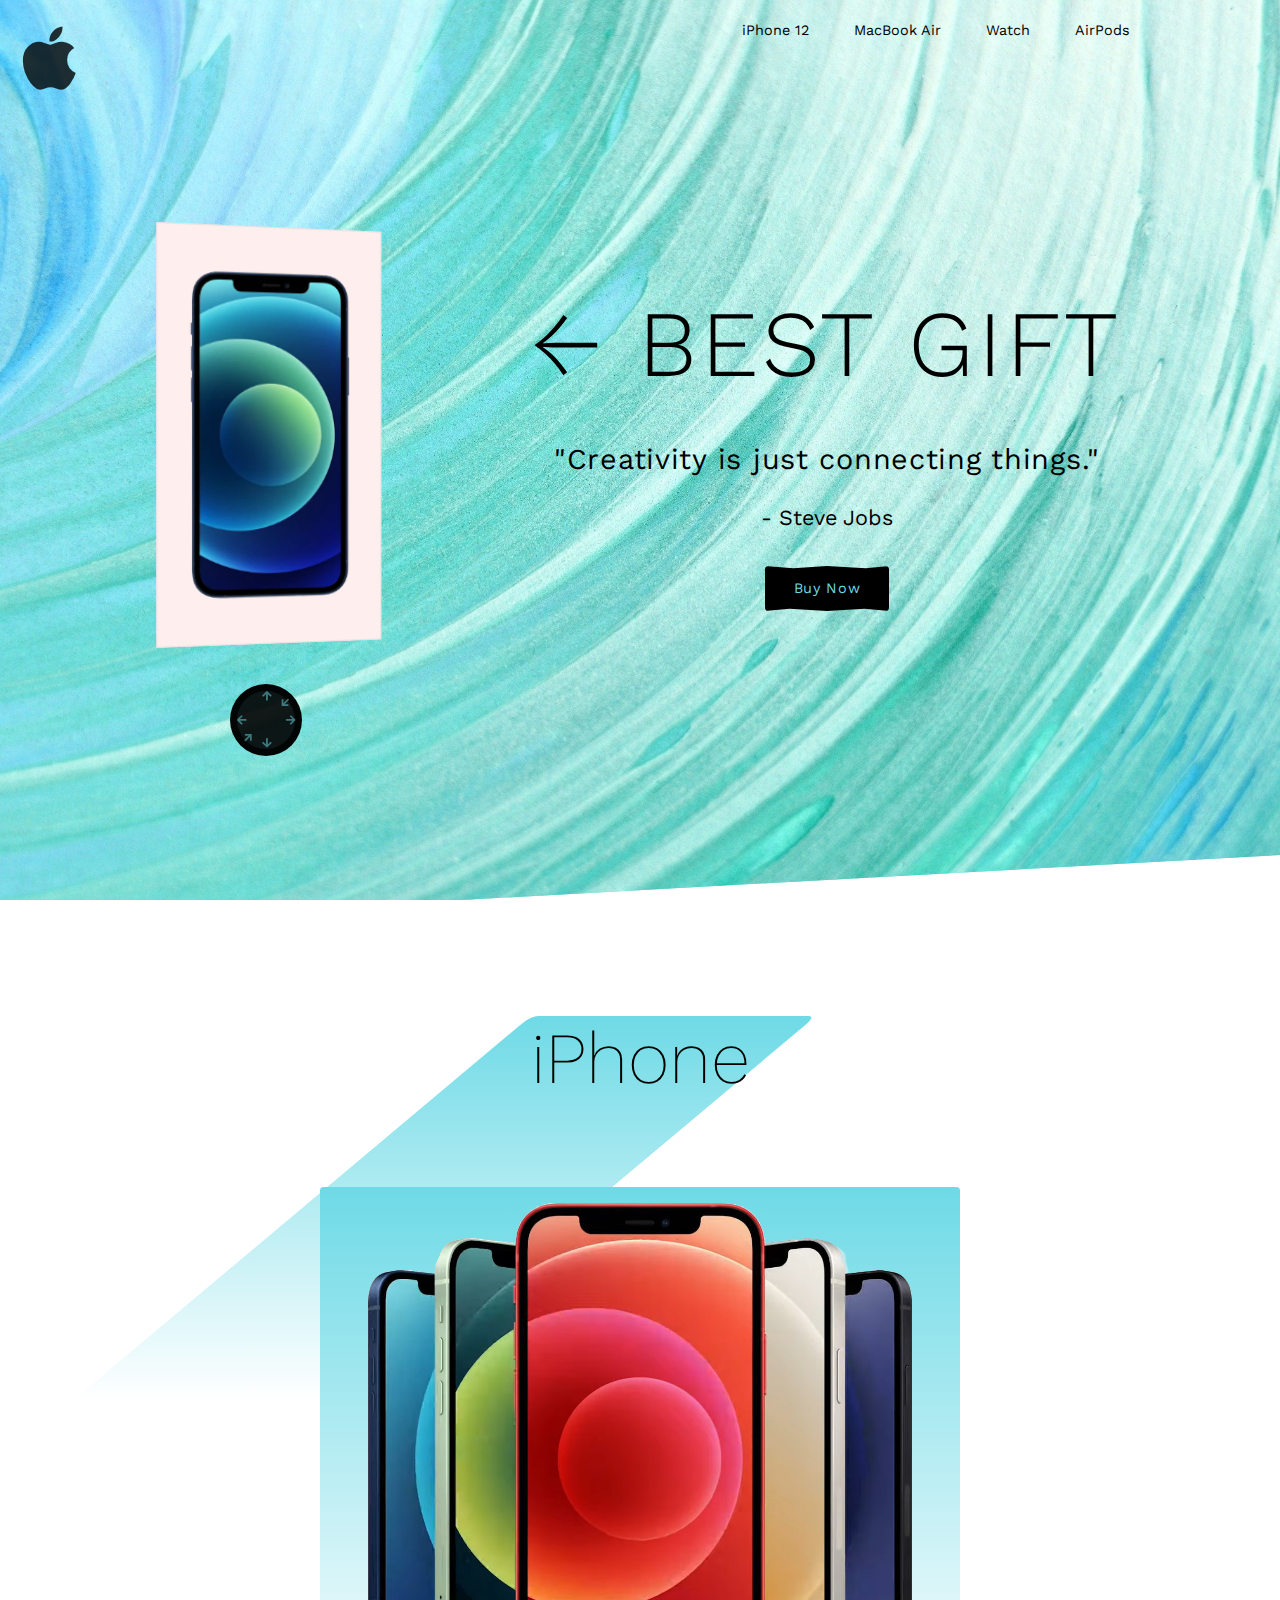
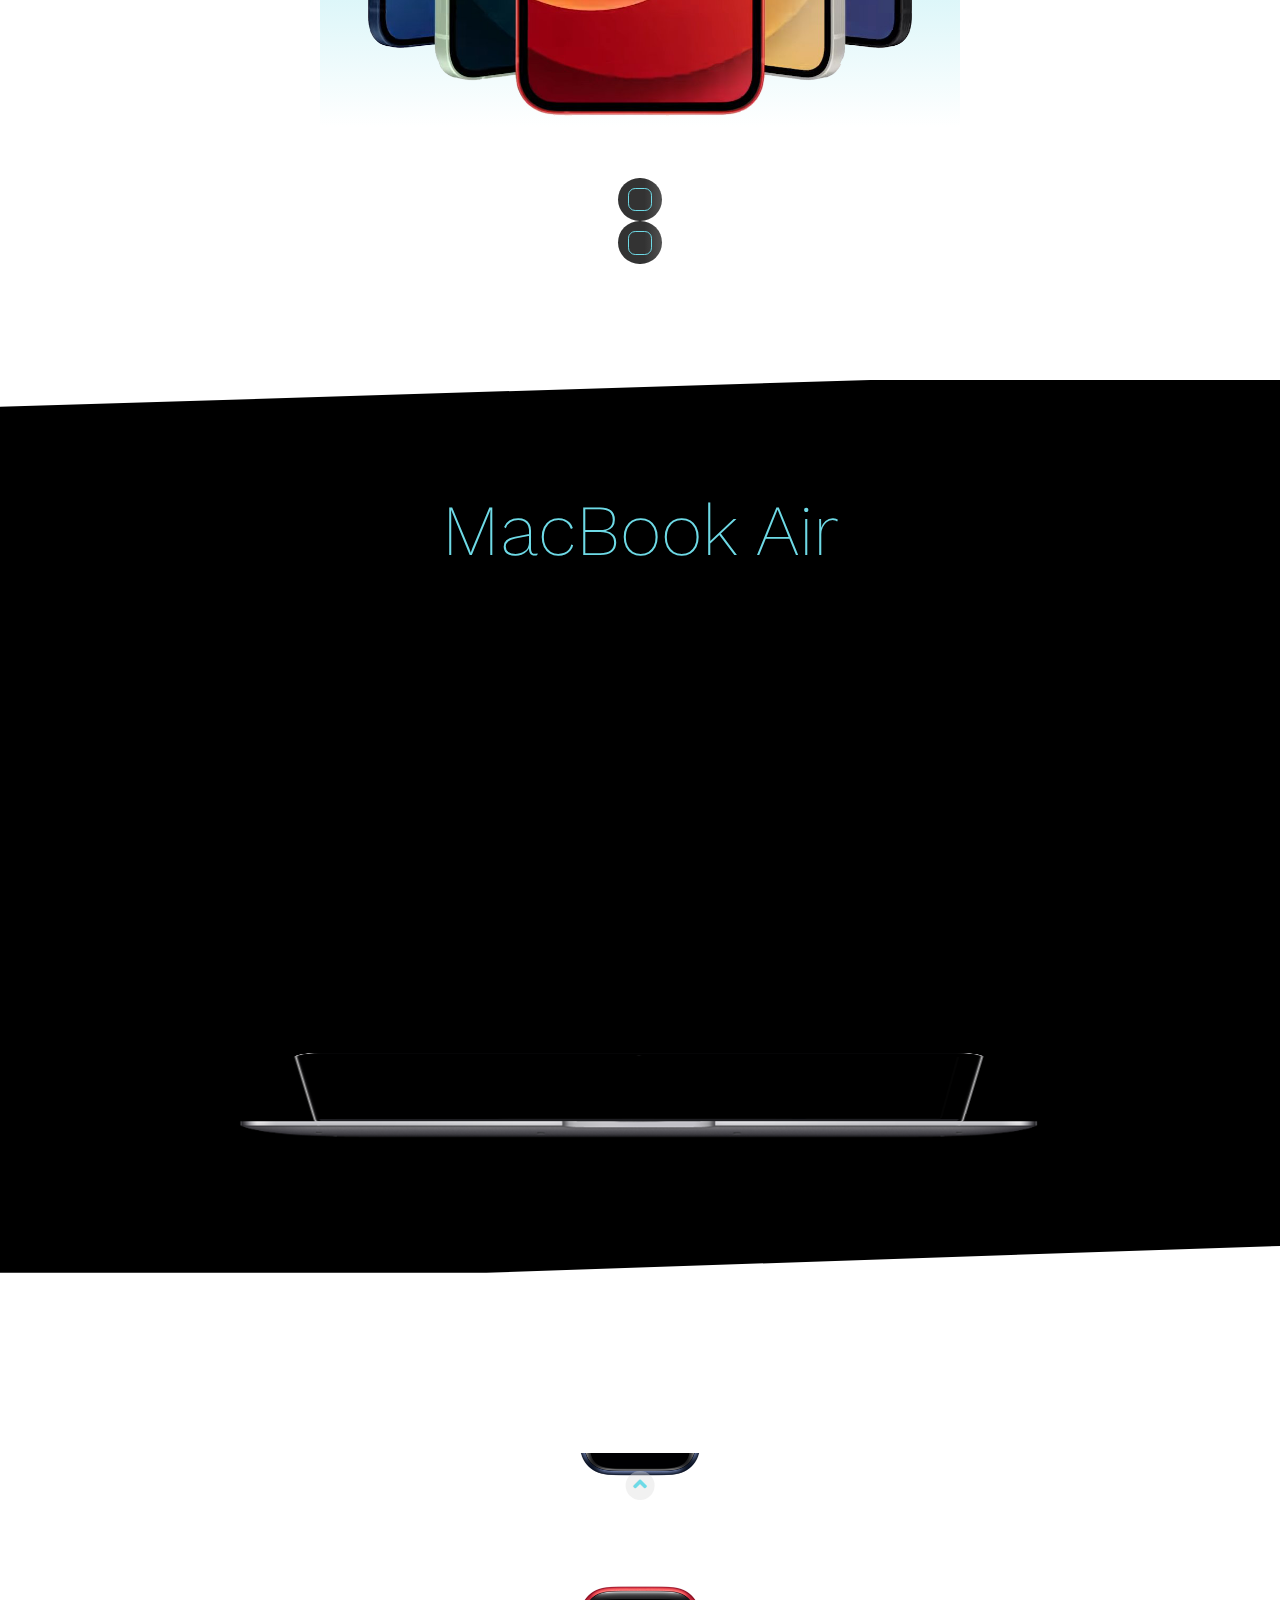
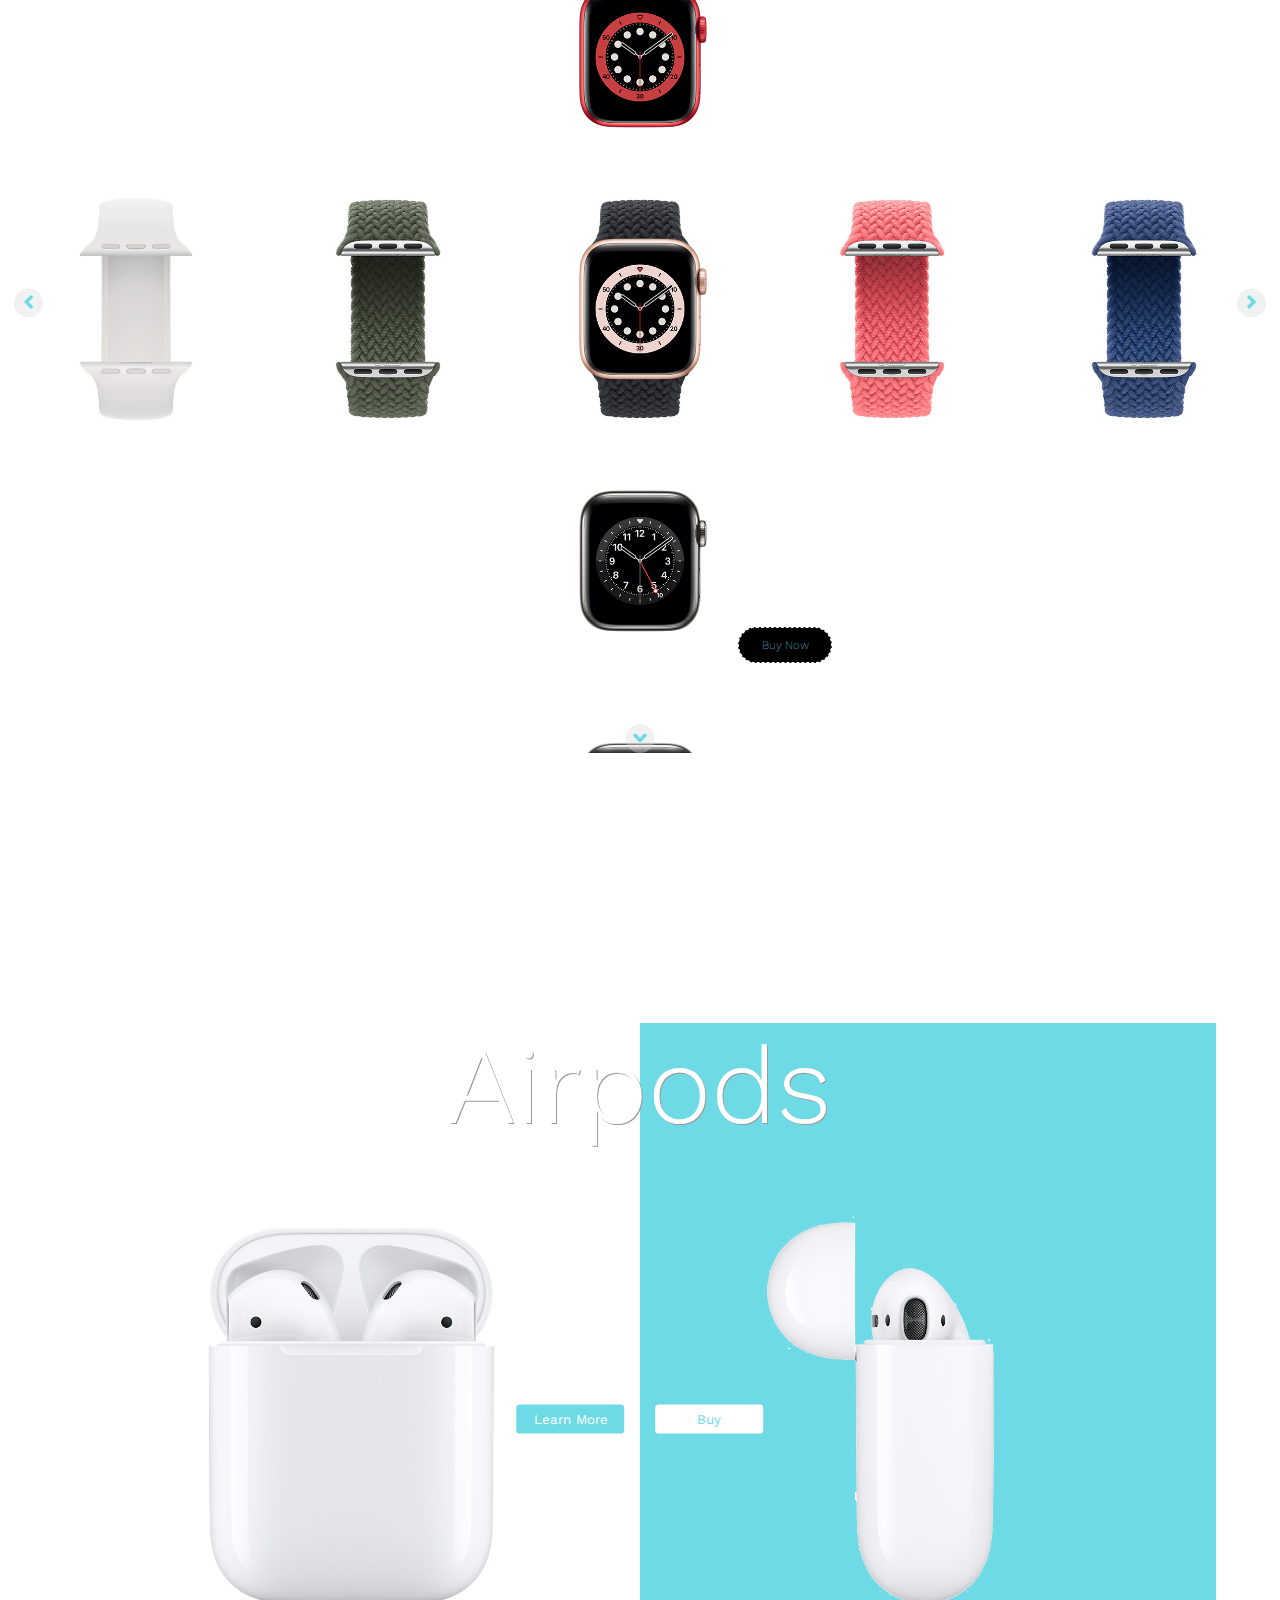
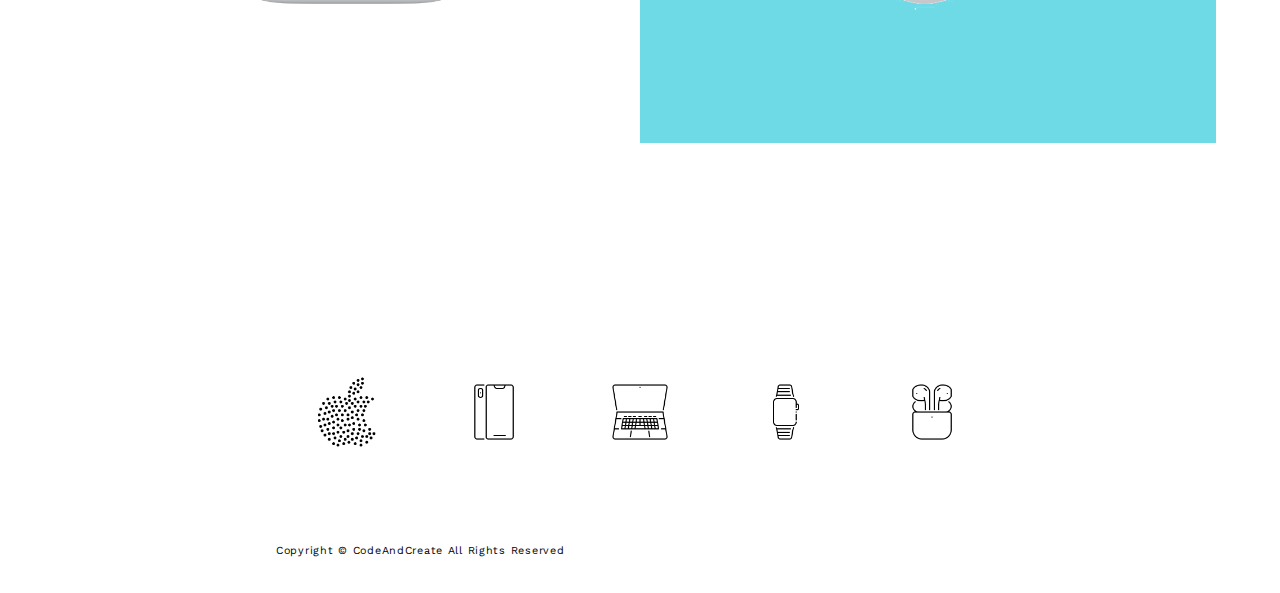
<file: Apple Ecommerce/index.html>
<!DOCTYPE html>
<html lang="en">
  <head>
    <meta charset="UTF-8" />
    <meta http-equiv="X-UA-Compatible" content="IE=edge" />
    <meta name="viewport" content="width=device-width, initial-scale=1.0" />
    <title>Apple eCommerce</title>
    <link rel="shortcut icon" href="images/icons/home-icon.png" />
    <link rel="stylesheet" href="style.css" />
    <link
      rel="stylesheet"
      href="https://cdnjs.cloudflare.com/ajax/libs/font-awesome/5.15.3/css/all.min.css"
    />
  </head>
  <body>
    <div class="container">
      <!--Section 1-->
      <section class="section-1" id="section-1">
        <!--Logo-->
        <a href="#" class="logo">
          <i class="fab fa-apple"></i>
        </a>
        <!--End of Logo-->

        <!--Navbar-->
        <nav class="navbar">
          <a href="#section-2" class="navbar-link">iPhone 12</a>
          <a href="#section-3" class="navbar-link">MacBook Air</a>
          <a href="#section-4" class="navbar-link">Watch</a>
          <a href="#section-5" class="navbar-link">AirPods</a>
        </nav>
        <!--End of Navbar-->

        <!--Cube-->
        <div class="cube-wrapper">
          <div class="cube">
            <div class="front-side">
              <img src="images/iphone.png" />
            </div>
            <div class="back-side center">
              <i class="fab fa-apple"></i>
            </div>
          </div>

          <!--Controls-->
          <div class="controls">
            <a href="#" class="top-x-control">
              <i class="fas fa-arrow-up"></i>
            </a>

            <a href="#" class="bottom-x-control">
              <i class="fas fa-arrow-down"></i>
            </a>

            <a href="#" class="left-y-control">
              <i class="fas fa-arrow-left"></i>
            </a>

            <a href="#" class="right-y-control">
              <i class="fas fa-arrow-right"></i>
            </a>

            <a href="#" class="top-z-control">
              <i class="fas fa-arrow-down"></i>
            </a>

            <a href="#" class="bottom-z-control">
              <i class="fas fa-arrow-up"></i>
            </a>
          </div>
          <!--End of Controls-->
        </div>
        <!--End of Cube-->

        <!--Banner-->
        <div class="section-1-banner center">
          <h1>&#8592; Best Gift</h1>
          <p>"Creativity is just connecting things."</p>
          <span> - Steve Jobs</span>
          <button type="button">Buy Now</button>
        </div>
        <!--End of Banner-->

        <!--Slideshow-->
        <div class="slideshow"></div>
        <!--End of Slideshow-->
      </section>
      <!--End of Section 1-->

      <!--Section 2-->
      <section class="section-2" id="section-2">
        <!--Section 2 Heading-->
        <h1 class="section-2-heading">iPhone</h1>

        <!--End of Section 2 Heading-->

        <!--Section 2 images-->
        <div class="iphones">
          <img src="images/iPhone 12/iphones-1-img.png" class="iphone-img-1" />
          <img src="images/iPhone 12/iphones-2-img.png" class="iphone-img-2" />
        </div>
        <!--End of Section 2 images-->

        <!--Section 2 Buttons-->
        <div class="iphone-btns">
          <a href="#" class="iphone-btn center"><span>Learn More</span></a>
          <a href="#" class="iphone-btn center"><span>Shop</span></a>
        </div>
        <!--End of Section 2 Buttons-->
      </section>

      <!--End of Section 2-->

      <!--Section 3-->
      <section class="section-3 center" id="section-3">
        <!--Section 3 Heading-->
        <h1 class="section-3-heading">MacBook Air</h1>
        <!--End of Section 3 Heading-->

        <!--Section 3 Content-->
        <div class="section-3-content center">
          <!--Section 3 Images-->
          <img src="images/MacBook/macbook-screen.png" class="macbook-img-1" />
          <img
            src="images/MacBook/macbook-keyboard.png"
            class="macbook-img-2"
          />
          <!--End of Section 3 Images-->

          <!--Section 3 Loading-->
          <div class="loading-wrapper">
            <div class="loading center">
              <i class="fab fa-apple"> </i>
              <div class="progress-bar"></div>
            </div>
          </div>
          <!--End of Section 3 Loading-->

          <!--Section 3 Info-->
          <div class="macbook-info">
            <h2 class="macbook-info-heading">Light. Speed.</h2>
            <p class="macbook-price">Starting at $999</p>
            <button class="macbook-btn">Buy Now</button>
          </div>
          <!--End of Section 3 Info-->
        </div>
        <!--End of Section 3 Content-->
      </section>
      <!--End of Section 3-->

      <!--Section 4-->
      <section class="section-4 center" id="section-4">
        <!--Section 4 watches-->
        <div class="watches center">
          <!--Watch Bands-->
          <div class="watch-bands center">
            <img src="images/watches/watch-band-1.jpg" class="watch-band-img" />
            <img src="images/watches/watch-band-2.jpg" class="watch-band-img" />
            <img src="images/watches/watch-band-3.jpg" class="watch-band-img" />
            <img src="images/watches/watch-band-4.jpg" class="watch-band-img" />
            <img src="images/watches/watch-band-5.jpg" class="watch-band-img" />
            <img src="images/watches/watch-band-6.jpg" class="watch-band-img" />
            <img src="images/watches/watch-band-7.jpg" class="watch-band-img" />
            <img src="images/watches/watch-band-8.jpg" class="watch-band-img" />
            <img src="images/watches/watch-band-9.jpg" class="watch-band-img" />
          </div>
          <!--End of Watch Bands-->

          <!--Watch cases-->
          <div class="watch-cases center">
            <img src="images/watches/watch-case-1.png" class="watch-case-img" />
            <img src="images/watches/watch-case-2.png" class="watch-case-img" />
            <img src="images/watches/watch-case-3.png" class="watch-case-img" />
            <img src="images/watches/watch-case-4.png" class="watch-case-img" />
            <img src="images/watches/watch-case-5.png" class="watch-case-img" />
            <img src="images/watches/watch-case-6.png" class="watch-case-img" />
            <img src="images/watches/watch-case-7.png" class="watch-case-img" />
            <img src="images/watches/watch-case-8.png" class="watch-case-img" />
            <img src="images/watches/watch-case-9.png" class="watch-band-img" />
          </div>
          <!--End of Watch cases-->
        </div>
        <!--End of Section 4 watches-->

        <!--Watch controls-->
        <a href="#" class="watch-control watch-top-control center">
          <i class="fas fa-angle-up"> </i>
        </a>

        <a href="#" class="watch-control watch-right-control center">
          <i class="fas fa-angle-right"> </i>
        </a>

        <a href="#" class="watch-control watch-bottom-control center">
          <i class="fas fa-angle-down"> </i>
        </a>

        <a href="#" class="watch-control watch-left-control center">
          <i class="fas fa-angle-left"> </i>
        </a>
        <!--End of Watch controls-->

        <!--Watch Button-->
        <button class="watch-btn">Buy Now</button>
        <!--End of Watch Button-->
      </section>
      <!--End of Section 4-->

      <!--Section 5-->
      <div class="section-5 center" id="section-5">
        <!--Section 5 Content-->
        <div class="airpods">
          <!--Section 5 Heading-->
          <h1 class="section-5-heading">Airpods</h1>
          <!--End of Section 5 Heading-->

          <!--Section 5 Images-->
          <img src="images/AirPods/airpods-1.png" />
          <img src="images/AirPods/airpods-2.png" class="airpods-img-2" />
          <!--End of Section 5 Images-->

          <!--Section 5 Buttons-->
          <div class="airpods-buttons">
            <button class="airpods-btn">Learn More</button>
            <button class="airpods-btn">Buy</button>
          </div>
          <!--End of Section 5 Buttons-->
        </div>
        <!--End of Section 5 Content-->
      </div>

      <!--End of Section 5-->

      <!--Section 6-->
      <section class="section-6 center">
        <section class="section-6-icons">
          <a href="#section-1" class="icon-link">
            <img src="images/icons/home-icon.png" alt="" />
          </a>
          <a href="#section-2" class="icon-link">
            <img src="images/icons/iphone -icon.png" alt="" />
          </a>
          <a href="#section-3" class="icon-link">
            <img src="images/icons/macbook-icon.png" alt="" />
          </a>
          <a href="#section-4" class="icon-link">
            <img src="images/icons/watch-icon.png" alt="" />
          </a>
          <a href="#section-5" class="icon-link">
            <img src="images/icons/airpods-icon.png" alt="" />
          </a>

          <p class="copyright">
            Copyright &copy; CodeAndCreate All Rights Reserved
          </p>
        </section>
      </section>
      <!--End of Section 6-->
    </div>
    <script src="script.js"></script>
  </body>
</html>
</file>
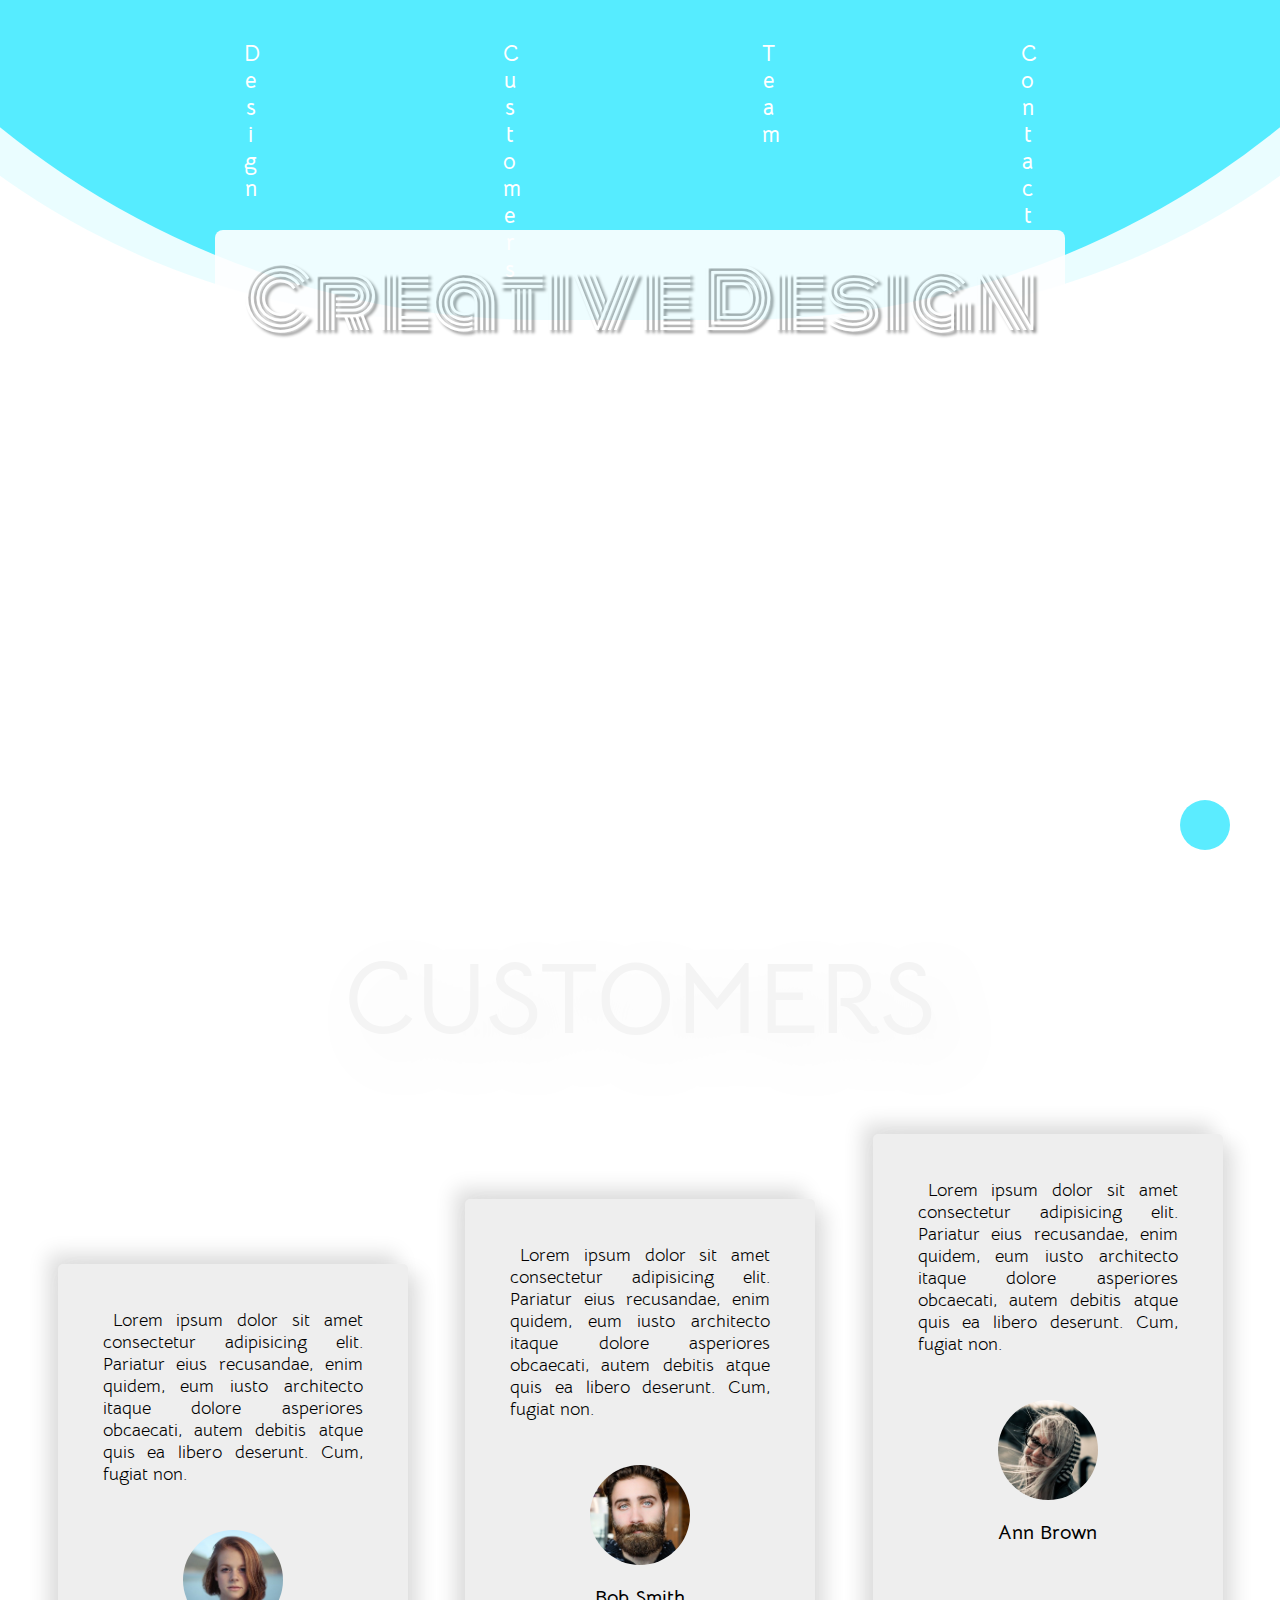
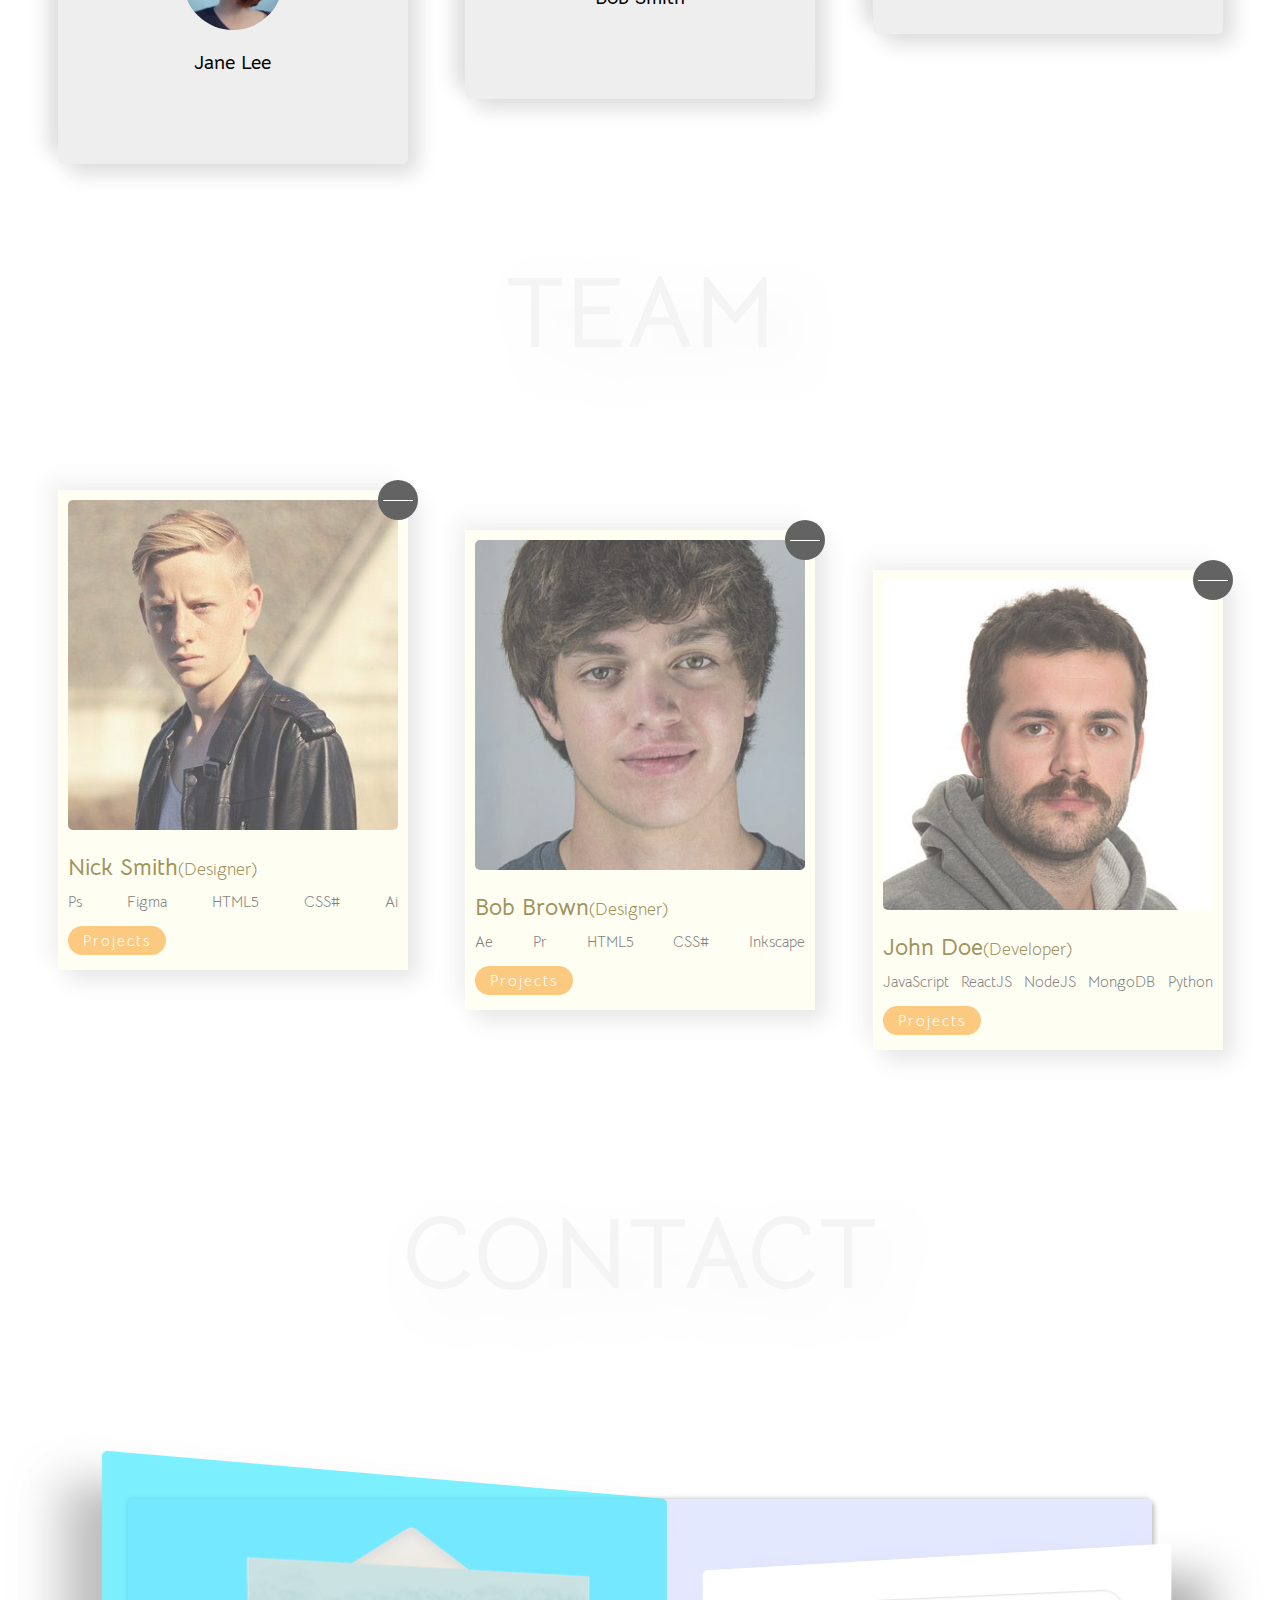
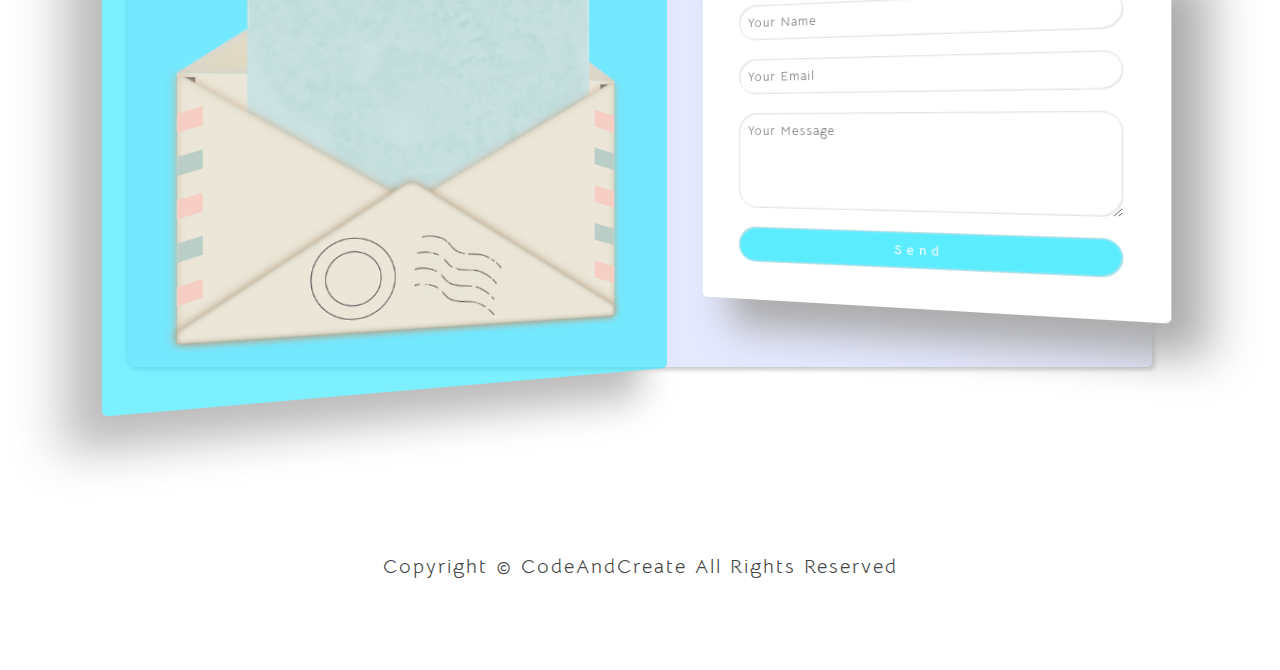
<file: Creative-Design/index.html>
<!DOCTYPE html>
<html lang="en">
  <head>
    <meta charset="UTF-8" />
    <meta http-equiv="X-UA-Compatible" content="IE=edge" />
    <meta name="viewport" content="width=device-width, initial-scale=1.0" />
    <title>Creative Design</title>
    <link rel="stylesheet" href="style.css" />
    <link
      rel="stylesheet"
      href="https://cdnjs.cloudflare.com/ajax/libs/font-awesome/5.15.3/css/all.min.css"
      integrity="sha512-iBBXm8fW90+nuLcSKlbmrPcLa0OT92xO1BIsZ+ywDWZCvqsWgccV3gFoRBv0z+8dLJgyAHIhR35VZc2oM/gI1w=="
      crossorigin="anonymous"
    />
  </head>
  <body>
    <div class="container">
      <!--Section 1-->
      <section class="section-1" id="home">
        <nav class="navbar">
          <a href="#home" class="navbar-link">Design</a>
          <a href="#customers" class="navbar-link">Customers</a>
          <a href="#team" class="navbar-link">Team</a>
          <a href="#contact" class="navbar-link">Contact</a>
        </nav>
        <div class="floating-bg"></div>
        <h1 class="section-1-heading">Creative Design</h1>
        <div class="logo">
          <i class="fas fa-bezier-curve"></i>
        </div>
      </section>
      <!--End of Section 1-->

      <!--Section 2-->
      <section class="section-2" id="customers">
        <h1 class="section-heading">Customers</h1>
        <div class="customers-wrapper">
          <div class="customer">
            <i class="fas fa-quote-left"></i>
            <p class="customer-text">
              Lorem ipsum dolor sit amet consectetur adipisicing elit. Pariatur
              eius recusandae, enim quidem, eum iusto architecto itaque dolore
              asperiores obcaecati, autem debitis atque quis ea libero deserunt.
              Cum, fugiat non.
            </p>
            <div class="customer-rating">
              <i class="fas fa-star"></i>
              <i class="fas fa-star"></i>
              <i class="fas fa-star"></i>
              <i class="fas fa-star"></i>
              <i class="fas fa-star-half-alt"></i>
            </div>
            <img src="images/customer-img-1.jpg" class="customer-img" />
            <h4 class="customer-name">Jane Lee</h4>
          </div>
          <div class="customer">
            <i class="fas fa-quote-left"></i>
            <p class="customer-text">
              Lorem ipsum dolor sit amet consectetur adipisicing elit. Pariatur
              eius recusandae, enim quidem, eum iusto architecto itaque dolore
              asperiores obcaecati, autem debitis atque quis ea libero deserunt.
              Cum, fugiat non.
            </p>
            <div class="customer-rating">
              <i class="fas fa-star"></i>
              <i class="fas fa-star"></i>
              <i class="fas fa-star"></i>
              <i class="fas fa-star"></i>
              <i class="fas fa-star"></i>
            </div>
            <img src="images/customer-img-2.jpg" class="customer-img" />
            <h4 class="customer-name">Bob Smith</h4>
          </div>
          <div class="customer">
            <i class="fas fa-quote-left"></i>
            <p class="customer-text">
              Lorem ipsum dolor sit amet consectetur adipisicing elit. Pariatur
              eius recusandae, enim quidem, eum iusto architecto itaque dolore
              asperiores obcaecati, autem debitis atque quis ea libero deserunt.
              Cum, fugiat non.
            </p>
            <div class="customer-rating">
              <i class="fas fa-star"></i>
              <i class="fas fa-star"></i>
              <i class="fas fa-star"></i>
              <i class="fas fa-star"></i>
              <i class="far fa-star"></i>
            </div>
            <img src="images/customer-img-3.jpg" class="customer-img" />
            <h4 class="customer-name">Ann Brown</h4>
          </div>
        </div>
      </section>
      <!--End of Section 2-->

      <!--Section 3-->
      <section class="section-3" id="team">
        <h1 class="section-heading">Team</h1>
        <div class="team-wrapper">
          <div class="team-member">
            <img src="images/team-member-1.jpg" class="team-member-img" />
            <h2 class="team-member-name">Nick Smith<span>(Designer)</span></h2>
            <ul class="team-member-skills">
              <li>Ps</li>
              <li>Figma</li>
              <li>HTML5</li>
              <li>CSS#</li>
              <li>Ai</li>
            </ul>
            <a href="#" class="projects-btn">Projects</a>
            <div class="story-btn" title="My Story">
              <div class="story-btn-line"></div>
            </div>
            <div class="story">
              <h4 class="story-heading">About Me</h4>
              <p class="story-paragraph">
                Lorem ipsum dolor sit amet consectetur adipisicing elit. Est
                atque tempora blanditiis, cum consectetur natus voluptatem nisi
                debitis repellendus error earum ex, dolorum molestiae
                asperiores? Velit, vel a accusantium, laboriosam quam, sed
                minima soluta perferendis rem ullam quae numquam maiores.
              </p>
            </div>
          </div>
          <div class="team-member">
            <img src="images/team-member-2.jpg" class="team-member-img" />
            <h2 class="team-member-name">Bob Brown<span>(Designer)</span></h2>
            <ul class="team-member-skills">
              <li>Ae</li>
              <li>Pr</li>
              <li>HTML5</li>
              <li>CSS#</li>
              <li>Inkscape</li>
            </ul>
            <a href="#" class="projects-btn">Projects</a>
            <div class="story-btn" title="My Story">
              <div class="story-btn-line"></div>
            </div>
            <div class="story">
              <h4 class="story-heading">About Me</h4>
              <p class="story-paragraph">
                Lorem ipsum dolor sit amet consectetur adipisicing elit. Est
                atque tempora blanditiis, cum consectetur natus voluptatem nisi
                debitis repellendus error earum ex, dolorum molestiae
                asperiores? Velit, vel a accusantium, laboriosam quam, sed
                minima soluta perferendis rem ullam quae numquam maiores.
              </p>
            </div>
          </div>
          <div class="team-member">
            <img src="images/team-member-3.jpg" class="team-member-img" />
            <h2 class="team-member-name">John Doe<span>(Developer)</span></h2>
            <ul class="team-member-skills">
              <li>JavaScript</li>
              <li>ReactJS</li>
              <li>NodeJS</li>
              <li>MongoDB</li>
              <li>Python</li>
            </ul>
            <a href="#" class="projects-btn">Projects</a>
            <div class="story-btn" title="My Story">
              <div class="story-btn-line"></div>
            </div>
            <div class="story">
              <h4 class="story-heading">About Me</h4>
              <p class="story-paragraph">
                Lorem ipsum dolor sit amet consectetur adipisicing elit. Est
                atque tempora blanditiis, cum consectetur natus voluptatem nisi
                debitis repellendus error earum ex, dolorum molestiae
                asperiores? Velit, vel a accusantium, laboriosam quam, sed
                minima soluta perferendis rem ullam quae numquam maiores.
              </p>
            </div>
          </div>
        </div>
      </section>
      <!--End of Section 3-->

      <!--Section 4-->
      <section class="section-4" id="contact">
        <h1 class="section-heading">Contact</h1>
        <div class="form-container">
          <img src="images/form-img.png" class="form-img" />
          <form class="contact-form">
            <input type="text" placeholder="Your Name" />
            <input type="email" placeholder="Your Email" />
            <textarea placeholder="Your Message"></textarea>
            <input type="submit" value="Send" />
          </form>
        </div>
        <p class="copyright">
          Copyright &copy; CodeAndCreate All Rights Reserved
        </p>
      </section>
      <!--End of Section 4-->
      <a href="#home" class="scroll-up-btn">
        <i class="fas fa-arrow-up"></i>
      </a>
    </div>
    <script src="script.js"></script>
  </body>
</html>
</file>
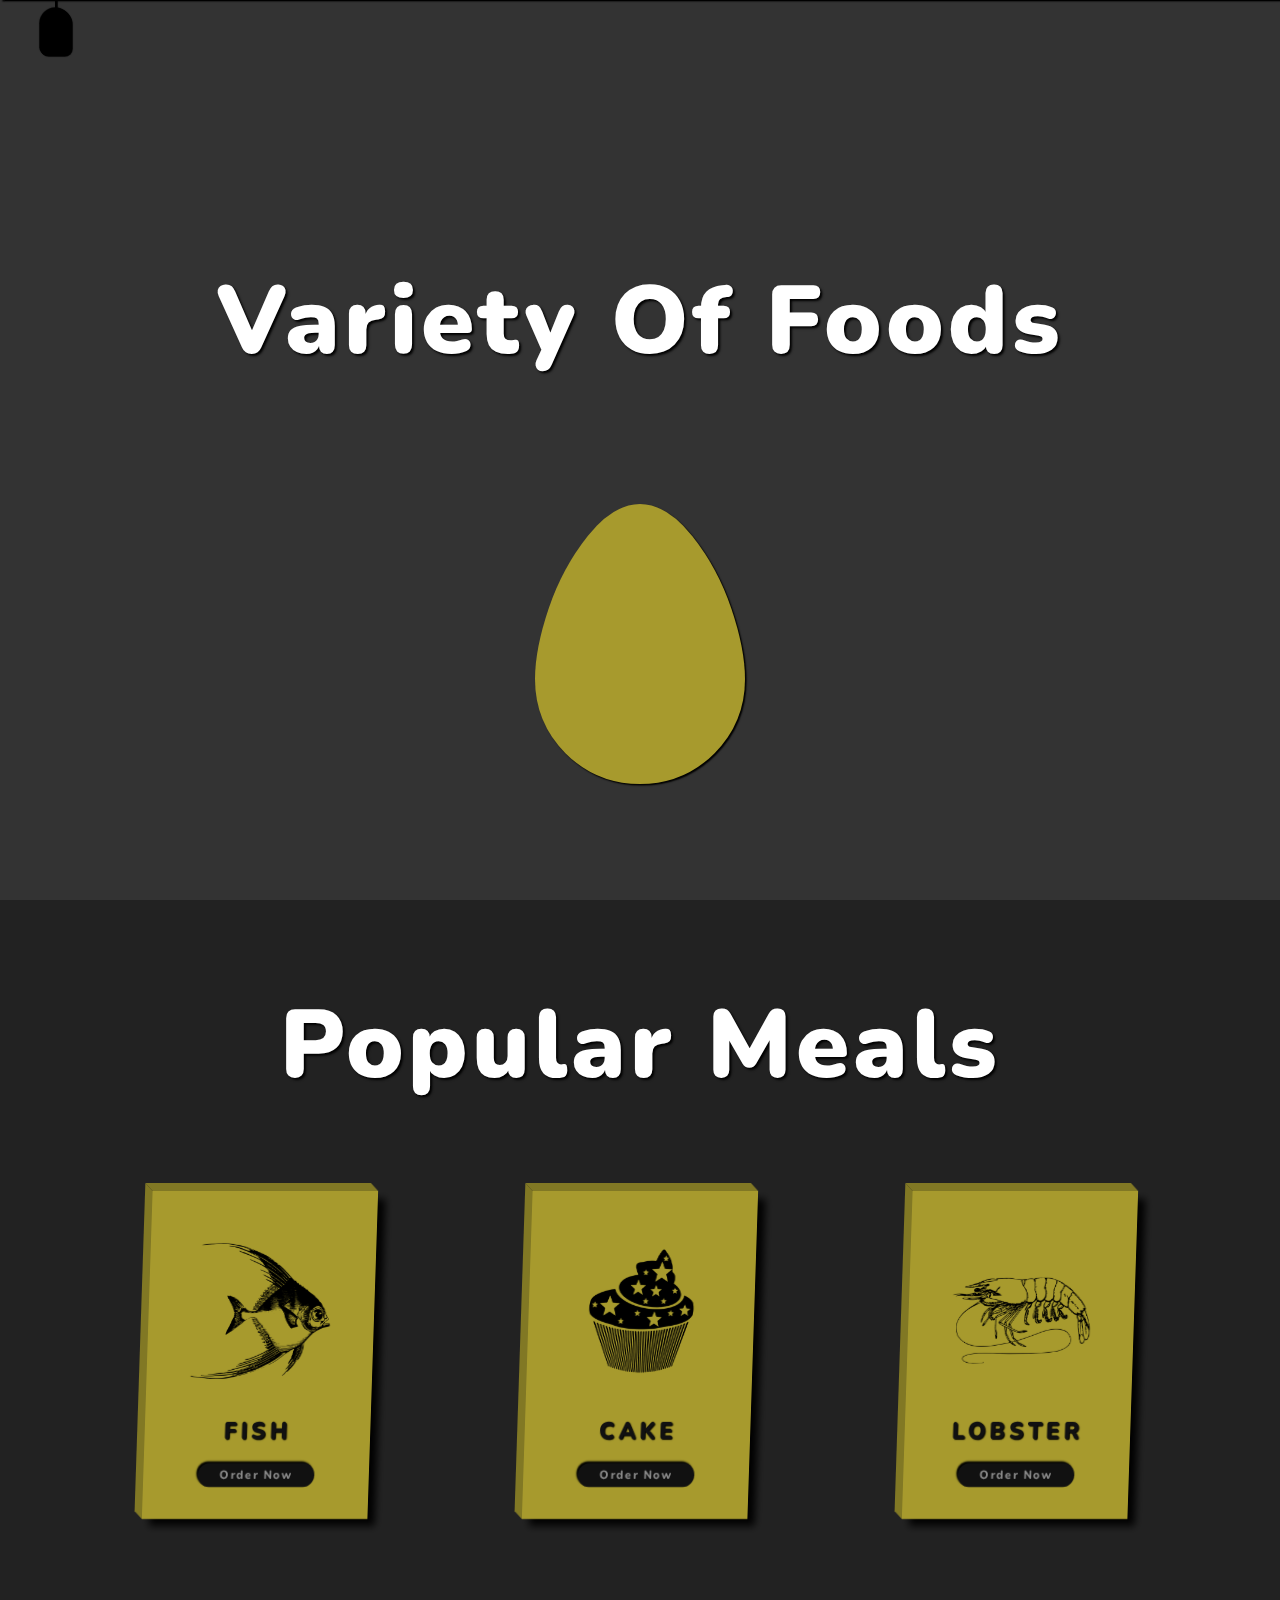
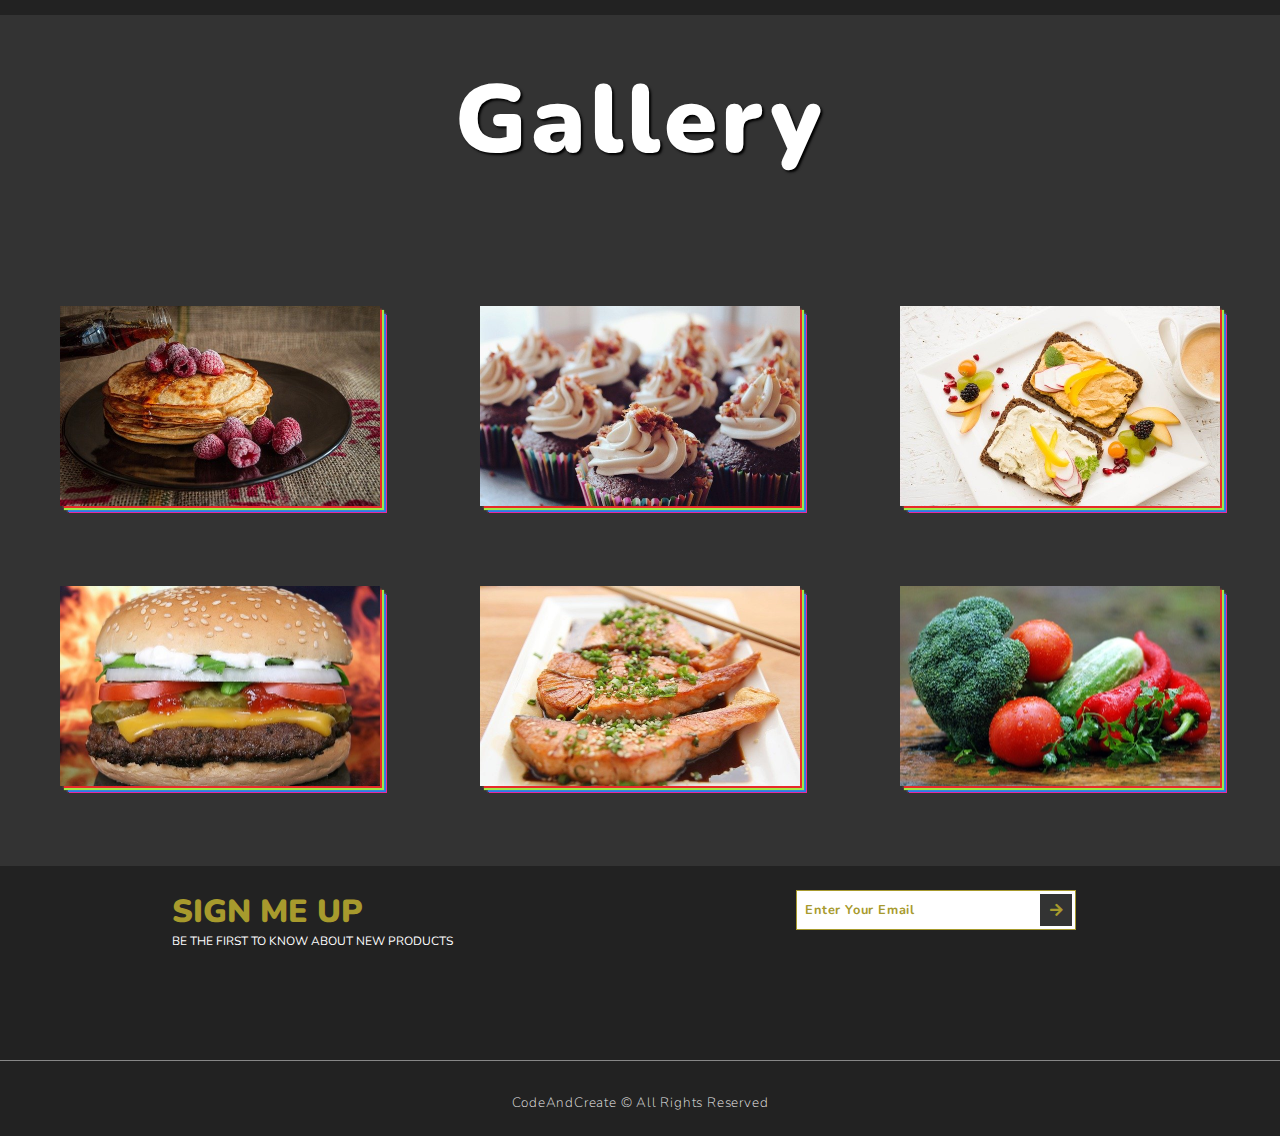
<file: Foods/index.html>
<!DOCTYPE html>
<html lang="en">
  <head>
    <meta charset="UTF-8" />
    <meta http-equiv="X-UA-Compatible" content="IE=edge" />
    <meta name="viewport" content="width=device-width, initial-scale=1.0" />
    <title>Foods</title>
    <link rel="stylesheet" href="style.css" />
    <link
      rel="stylesheet"
      href="https://cdnjs.cloudflare.com/ajax/libs/font-awesome/5.15.2/css/all.min.css"
    />
    <link rel="preconnect" href="https://fonts.gstatic.com" />
  </head>
  <body>
    <!--Navbar-->
    <nav class="navbar target">
      <a href="#" class="navbar-link">
        <i class="fas fa-home"></i>
        <span>Home</span>
      </a>
      <a href="#" class="navbar-link">
        <i class="fas fa-utensils"></i>
        <span>Meals</span>
      </a>
      <a href="#" class="navbar-link">
        <i class="fas fa-hamburger"></i>
        <span>Burger</span>
      </a>
      <a href="#" class="navbar-link">
        <i class="fas fa-pizza-slice"></i>
        <span>Pizza</span>
      </a>
      <a href="#" class="navbar-link">
        <i class="fas fa-blender-phone"></i>
        <span>Contact</span>
      </a>
    </nav>
    <div class="menu target"></div>
    <!--End of Navbar-->

    <div class="container">
      <!-- Section 1 -->
      <section class="section-1">
        <h1 class="section-heading">Variety of Foods</h1>
        <div class="section-1-icons">
          <i class="fas fa-egg change"></i>
          <i class="fas fa-stroopwafel"></i>
          <i class="fas fa-cheese"></i>
          <i class="fas fa-hotdog"></i>
          <i class="fas fa-drumstick-bite"></i>
          <i class="fas fa-apple-alt"></i>
          <i class="fas fa-ice-cream"></i>
          <i class="fas fa-fish"></i>
          <i class="fas fa-cookie"></i>
          <i class="fas fa-seedling"></i>
        </div>
      </section>
      <!-- End of Section 1 -->

      <!--Section 2-->
      <section class="section-2">
        <h1 class="section-heading">popular meals</h1>
        <div class="cards-container">
          <div class="card">
            <img src="images/card-img-1.png" class="card-img" />
            <h3 class="card-name">Fish</h3>
            <button class="card-btn">Order now</button>
          </div>
          <div class="card">
            <img src="images/card-img-2.png" class="card-img" />
            <h3 class="card-name">Cake</h3>
            <button class="card-btn">Order now</button>
          </div>
          <div class="card">
            <img src="images/card-img-3.png" class="card-img" />
            <h3 class="card-name">Lobster</h3>
            <button class="card-btn">Order now</button>
          </div>
        </div>
      </section>
      <!--End of Section 2-->

      <!--Section 3-->
      <section class="section-3">
        <h1 class="section-heading">gallery</h1>
        <div class="gallery">
          <a href="#" class="gallery-link" title="Order Now"
            ><img src="images/gallery-img-1.jpg" class="food-img" />
            <h3 class="food-name">Pancakes</h3>
            <p class="food-description">
              Lorem ipsum dolor sit amet consectetur adipisicing elit. Placeat
              nesciunt, incidunt ex quis cum dolorum
            </p></a
          ><a href="#" class="gallery-link" title="Order Now"
            ><img src="images/gallery-img-2.jpg" class="food-img" />
            <h3 class="food-name">Cupcakes</h3>
            <p class="food-description">
              Lorem ipsum dolor sit amet consectetur adipisicing elit. Placeat
              nesciunt, incidunt ex quis cum dolorum
            </p></a
          ><a href="#" class="gallery-link" title="Order Now"
            ><img src="images/gallery-img-3.jpg" class="food-img" />
            <h3 class="food-name">Hummus</h3>
            <p class="food-description">
              Lorem ipsum dolor sit amet consectetur adipisicing elit. Placeat
              nesciunt, incidunt ex quis cum dolorum
            </p></a
          ><a href="#" class="gallery-link" title="Order Now"
            ><img src="images/gallery-img-4.jpg" class="food-img" />
            <h3 class="food-name">Hamburger</h3>
            <p class="food-description">
              Lorem ipsum dolor sit amet consectetur adipisicing elit. Placeat
              nesciunt, incidunt ex quis cum dolorum
            </p></a
          ><a href="#" class="gallery-link" title="Order Now"
            ><img src="images/gallery-img-5.jpg" class="food-img" />
            <h3 class="food-name">Salmon</h3>
            <p class="food-description">
              Lorem ipsum dolor sit amet consectetur adipisicing elit. Placeat
              nesciunt, incidunt ex quis cum dolorum
            </p></a
          ><a href="#" class="gallery-link" title="Order Now"
            ><img src="images/gallery-img-6.jpg" class="food-img" />
            <h3 class="food-name">Vegetables</h3>
            <p class="food-description">
              Lorem ipsum dolor sit amet consectetur adipisicing elit. Placeat
              nesciunt, incidunt ex quis cum dolorum
            </p></a
          >
        </div>
      </section>
      <!--End of Section 3-->

      <!--Section 4-->
      <section class="section-4">
        <div class="section-4-text">
          <h2 class="section-4-heading">Sign Me Up</h2>
          <p class="section-4-paragraph">
            Be the first to know about new products
          </p>
        </div>
        <form
          action="
        "
          class="signup-form"
        >
          <input
            type="text"
            class="signup-form-input"
            placeholder="Enter Your Email"
          />
          <button type="submit" class="signup-form-btn">
            <i class="fas fa-arrow-right"></i>
          </button>
        </form>

        <p class="copyright">CodeAndCreate &copy; All Rights Reserved</p>
      </section>
      <!--End of Section 4-->
    </div>
    <script src="script.js "></script>
  </body>
</html>
</file>
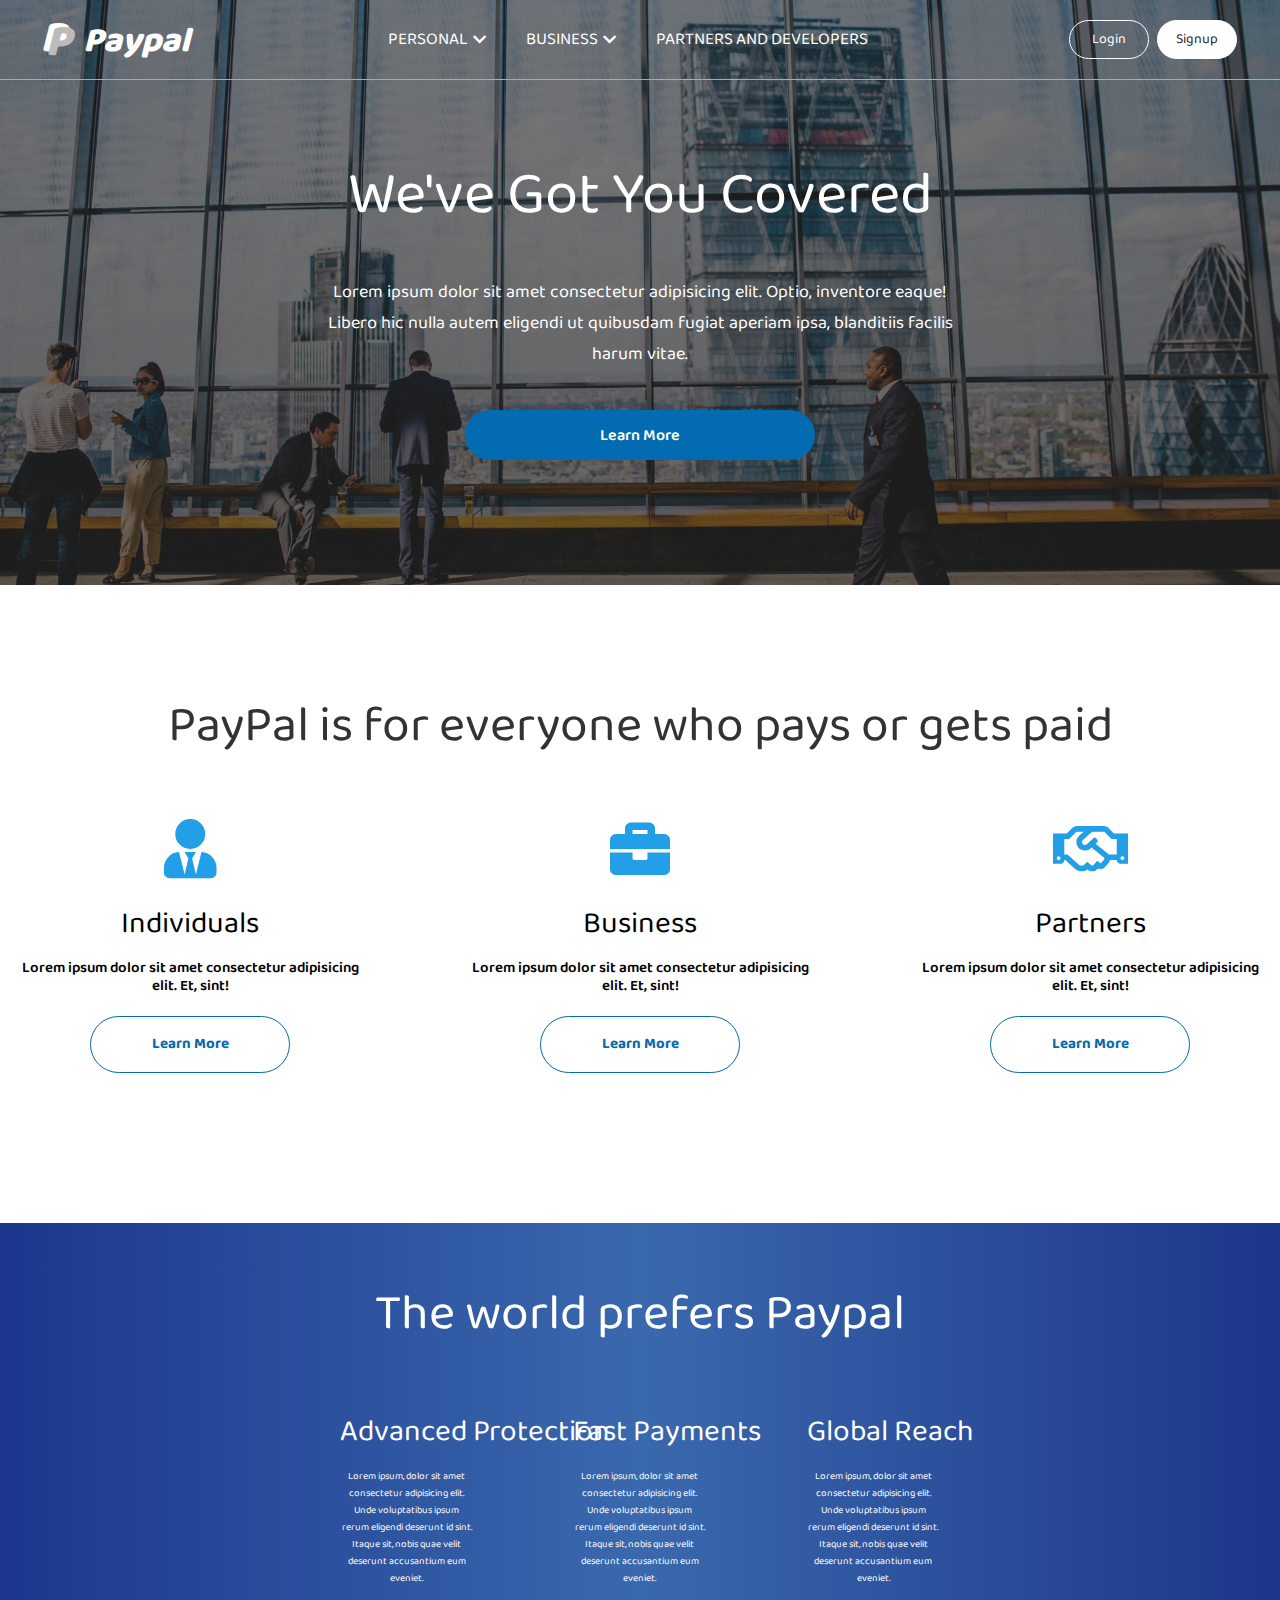
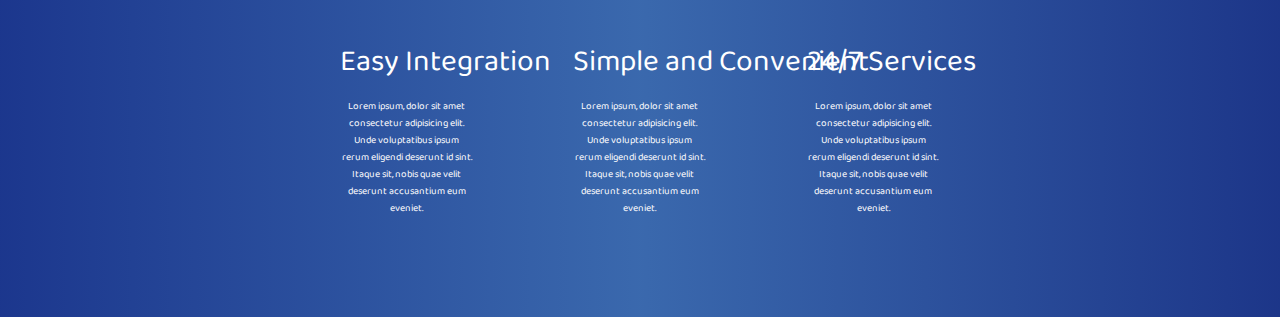
<file: Paypal Clone/index.html>
<!DOCTYPE html>
<html lang="en">
  <head>
    <meta charset="UTF-8" />
    <meta name="viewport" content="width=device-width, initial-scale=1.0" />
    <link rel="stylesheet" href="style.css" />
    <link
      rel="stylesheet"
      href="https://cdnjs.cloudflare.com/ajax/libs/font-awesome/5.15.1/css/all.min.css"
    />
    <link
      href="https://fonts.googleapis.com/css2?family=Baloo+Da+2:wght@400;500;600;700;800&display=swap"
      rel="stylesheet"
    />
    <title>Send Money, Pay Online or Set Up a Merchant Account</title>
  </head>
  <body>
    <div class="conatainer">
      <!--Front page-->
      <div class="front-page">
        <!--Section 1-->
        <section class="section-1">
          <div class="navbar-wrapper">
            <nav class="navbar">
              <div class="navbar-logo">
                <span class="p-1">P</span>
                <span class="p-2">P</span>
                Paypal
              </div>
              <ul class="nav-list">
                <li class="nav-list-item dropdown-hover">
                  <a href="#" class="nav-list-link"
                    >Personal <i class="fas fa-chevron-down"></i
                  ></a>
                  <ul class="nav-dropdown">
                    <li class="nav-dropdown-item">
                      <a href="#" class="nav-dropdown-link-1"
                        >How Paypal Works</a
                      >
                      <a href="#" class="nav-dropdown-link-2"
                        >What can you do with a personal account</a
                      >
                    </li>
                    <li class="nav-dropdown-item">
                      <a href="#" class="nav-dropdown-link-1">Pay online</a>
                      <a href="#" class="nav-dropdown-link-2"
                        >Online payment without borders</a
                      >
                    </li>
                    <li class="nav-dropdown-item">
                      <a href="#" class="nav-dropdown-link-1">Send payments</a>
                      <a href="#" class="nav-dropdown-link-2"
                        >Send payments abroad</a
                      >
                    </li>
                    <li class="nav-dropdown-item">
                      <a href="#" class="nav-dropdown-link-1"
                        >Search for deals</a
                      >
                      <a href="#" class="nav-dropdown-link-2"
                        >Pay with paypal and send money</a
                      >
                    </li>
                  </ul>
                </li>
                <li class="nav-list-item dropdown-hover">
                  <a href="#" class="nav-list-link"
                    >Business <i class="fas fa-chevron-down"></i
                  ></a>
                  <ul class="nav-dropdown">
                    <li class="nav-dropdown-item">
                      <a href="#" class="nav-dropdown-link-1"
                        >All business solutions</a
                      >
                      <a href="#" class="nav-dropdown-link-2"
                        >See our range of products</a
                      >
                    </li>
                    <li class="nav-dropdown-item">
                      <a href="#" class="nav-dropdown-link-1"
                        >Accept online payments</a
                      >
                      <a href="#" class="nav-dropdown-link-2"
                        >Get paid on your websites</a
                      >
                    </li>
                    <li class="nav-dropdown-item">
                      <a href="#" class="nav-dropdown-link-1">Send invoices</a>
                      <a href="#" class="nav-dropdown-link-2"
                        >Create and email online invoices</a
                      >
                    </li>
                    <li class="nav-dropdown-item">
                      <a href="#" class="nav-dropdown-link-1"
                        >Sell internationally</a
                      >
                      <a href="#" class="nav-dropdown-link-2"
                        >Paypal supports your global growth</a
                      >
                    </li>
                  </ul>
                </li>
                <li class="nav-list-item">
                  <a href="#" class="nav-list-link">Partners and Developers</a>
                </li>
              </ul>
              <div class="navbar-buttons">
                <button class="navbar-btn login-btn">Login</button>
                <button class="navbar-btn signup-btn">Signup</button>
              </div>
            </nav>
          </div>
          <div class="banner">
            <h1 class="banner-heading">We've Got You Covered</h1>
            <p class="banner-paragraph">
              Lorem ipsum dolor sit amet consectetur adipisicing elit. Optio,
              inventore eaque! Libero hic nulla autem eligendi ut quibusdam
              fugiat aperiam ipsa, blanditiis facilis harum vitae.
            </p>
            <button class="blue-btn">Learn More</button>
          </div>
        </section>
        <!--End of Section 1-->

        <!--Section 2-->
        <section class="section-2">
          <h1 class="section-2-heading">
            PayPal is for everyone who pays or gets paid
          </h1>
          <div class="services">
            <div class="service">
              <i class="fas fa-user-tie"></i>
              <div class="service-heading">Individuals</div>
              <p class="service-paragraph">
                Lorem ipsum dolor sit amet consectetur adipisicing elit. Et,
                sint!
              </p>
              <button class="service-btn">Learn More</button>
            </div>
            <div class="service">
              <i class="fas fa-briefcase"></i>
              <div class="service-heading">Business</div>
              <p class="service-paragraph">
                Lorem ipsum dolor sit amet consectetur adipisicing elit. Et,
                sint!
              </p>
              <button class="service-btn">Learn More</button>
            </div>
            <div class="service">
              <i class="far fa-handshake"></i>
              <div class="service-heading">Partners</div>
              <p class="service-paragraph">
                Lorem ipsum dolor sit amet consectetur adipisicing elit. Et,
                sint!
              </p>
              <button class="service-btn">Learn More</button>
            </div>
          </div>
        </section>
        <!--End of Section 2-->

        <!--Section 3-->
        <section class="section-3">
          <h1 class="section-3-heading">The world prefers Paypal</h1>
          <div class="features">
            <div class="feature">
              <h3 class="feature-heading">Advanced Protection</h3>
              <p class="feature-paragrah">
                Lorem ipsum, dolor sit amet consectetur adipisicing elit. Unde
                voluptatibus ipsum rerum eligendi deserunt id sint. Itaque sit,
                nobis quae velit deserunt accusantium eum eveniet.
              </p>
            </div>
            <div class="feature">
              <h3 class="feature-heading">Fast Payments</h3>
              <p class="feature-paragrah">
                Lorem ipsum, dolor sit amet consectetur adipisicing elit. Unde
                voluptatibus ipsum rerum eligendi deserunt id sint. Itaque sit,
                nobis quae velit deserunt accusantium eum eveniet.
              </p>
            </div>
            <div class="feature">
              <h3 class="feature-heading">Global Reach</h3>
              <p class="feature-paragrah">
                Lorem ipsum, dolor sit amet consectetur adipisicing elit. Unde
                voluptatibus ipsum rerum eligendi deserunt id sint. Itaque sit,
                nobis quae velit deserunt accusantium eum eveniet.
              </p>
            </div>
            <div class="feature">
              <h3 class="feature-heading">Easy Integration</h3>
              <p class="feature-paragrah">
                Lorem ipsum, dolor sit amet consectetur adipisicing elit. Unde
                voluptatibus ipsum rerum eligendi deserunt id sint. Itaque sit,
                nobis quae velit deserunt accusantium eum eveniet.
              </p>
            </div>
            <div class="feature">
              <h3 class="feature-heading">Simple and Convenient</h3>
              <p class="feature-paragrah">
                Lorem ipsum, dolor sit amet consectetur adipisicing elit. Unde
                voluptatibus ipsum rerum eligendi deserunt id sint. Itaque sit,
                nobis quae velit deserunt accusantium eum eveniet.
              </p>
            </div>
            <div class="feature">
              <h3 class="feature-heading">24/7 Services</h3>
              <p class="feature-paragrah">
                Lorem ipsum, dolor sit amet consectetur adipisicing elit. Unde
                voluptatibus ipsum rerum eligendi deserunt id sint. Itaque sit,
                nobis quae velit deserunt accusantium eum eveniet.
              </p>
            </div>
          </div>
        </section>
        <!--End of Section 3-->
      </div>
      <!--End of Front page-->
    </div>

    <script src="script.js"></script>
  </body>
</html>
</file>
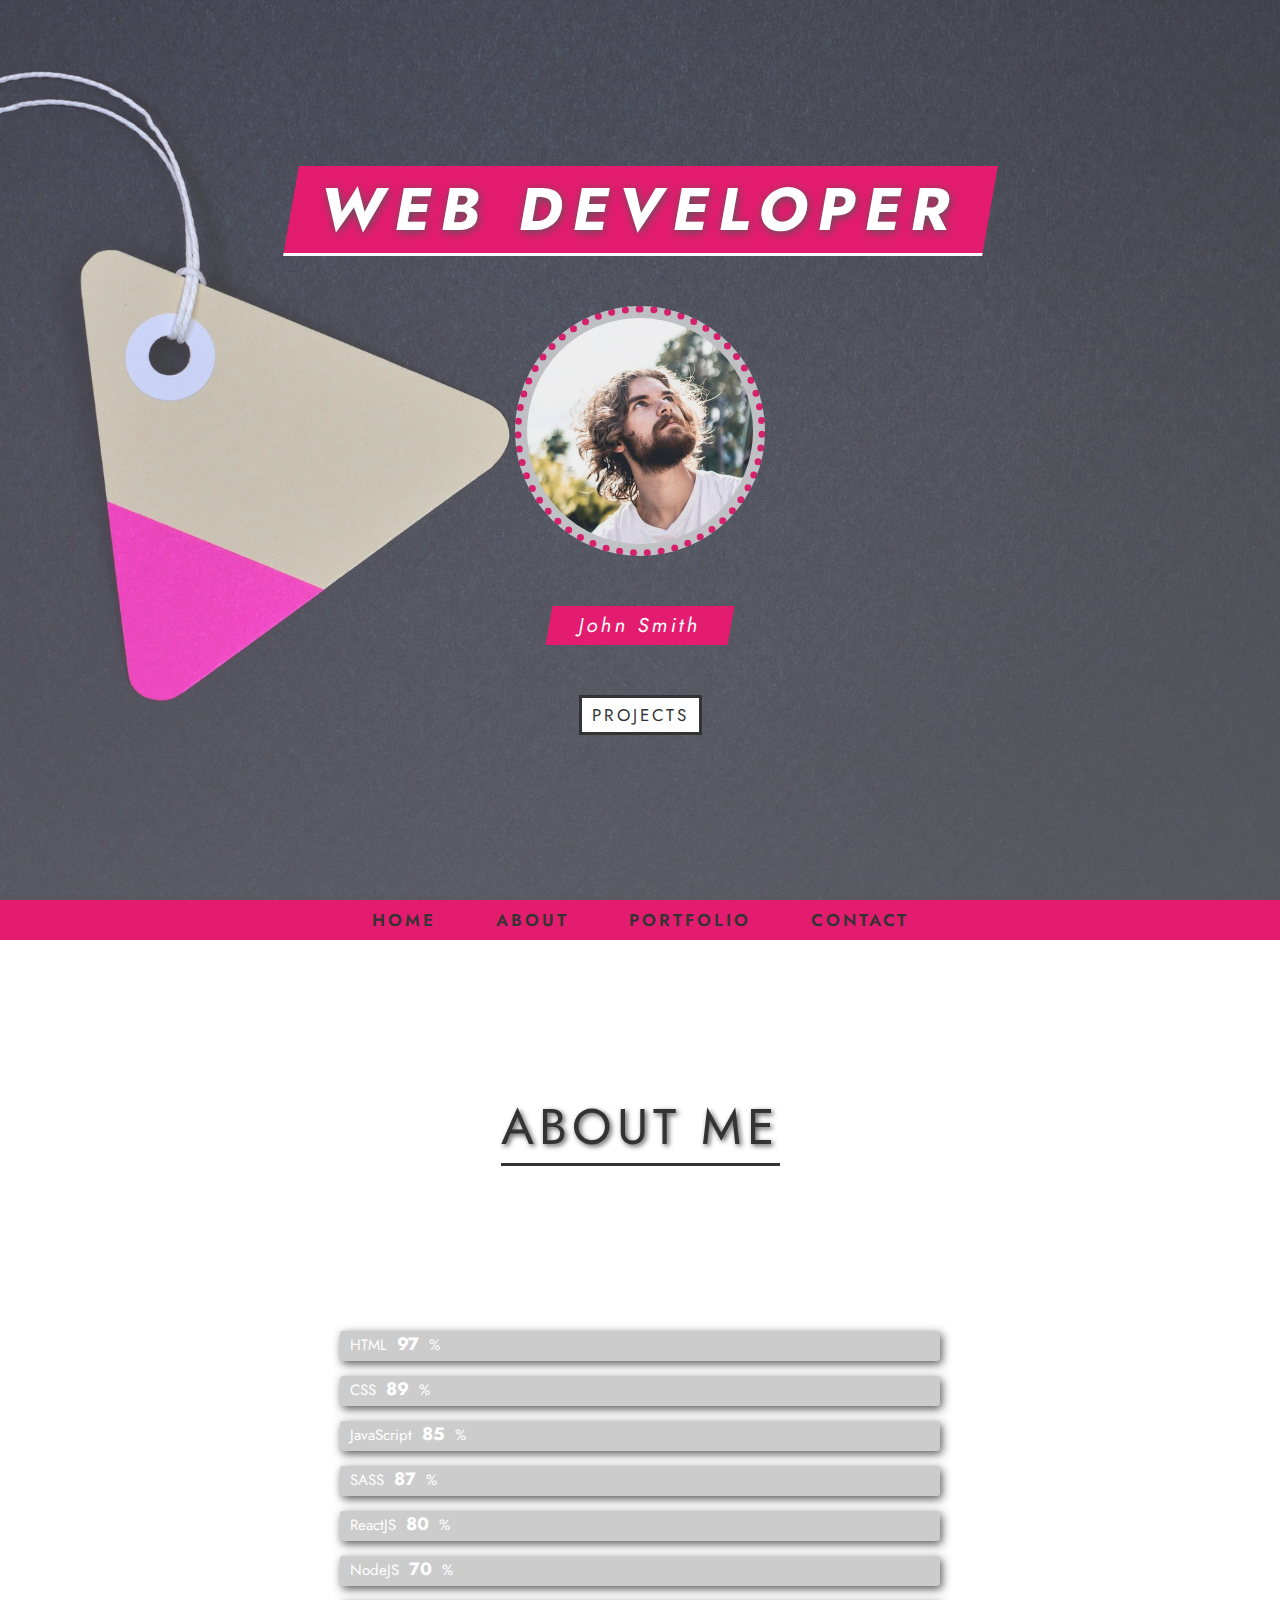
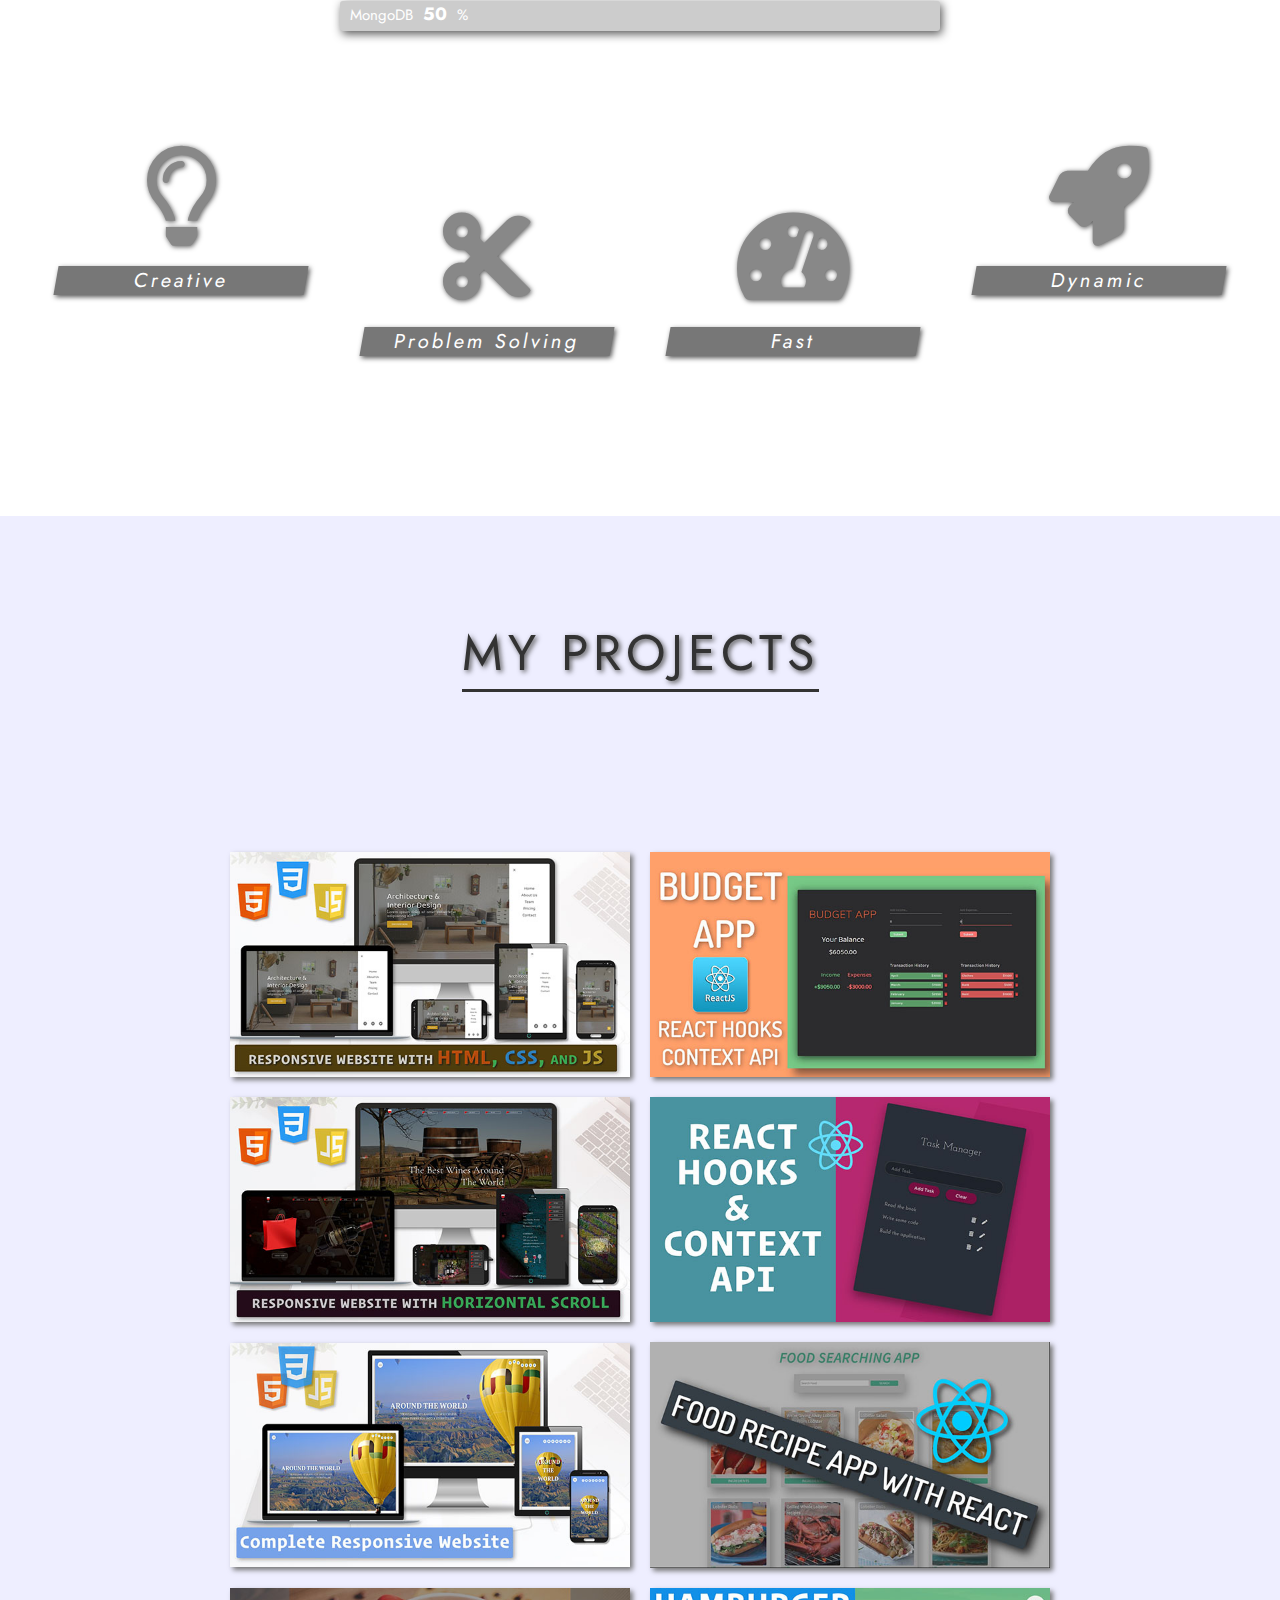
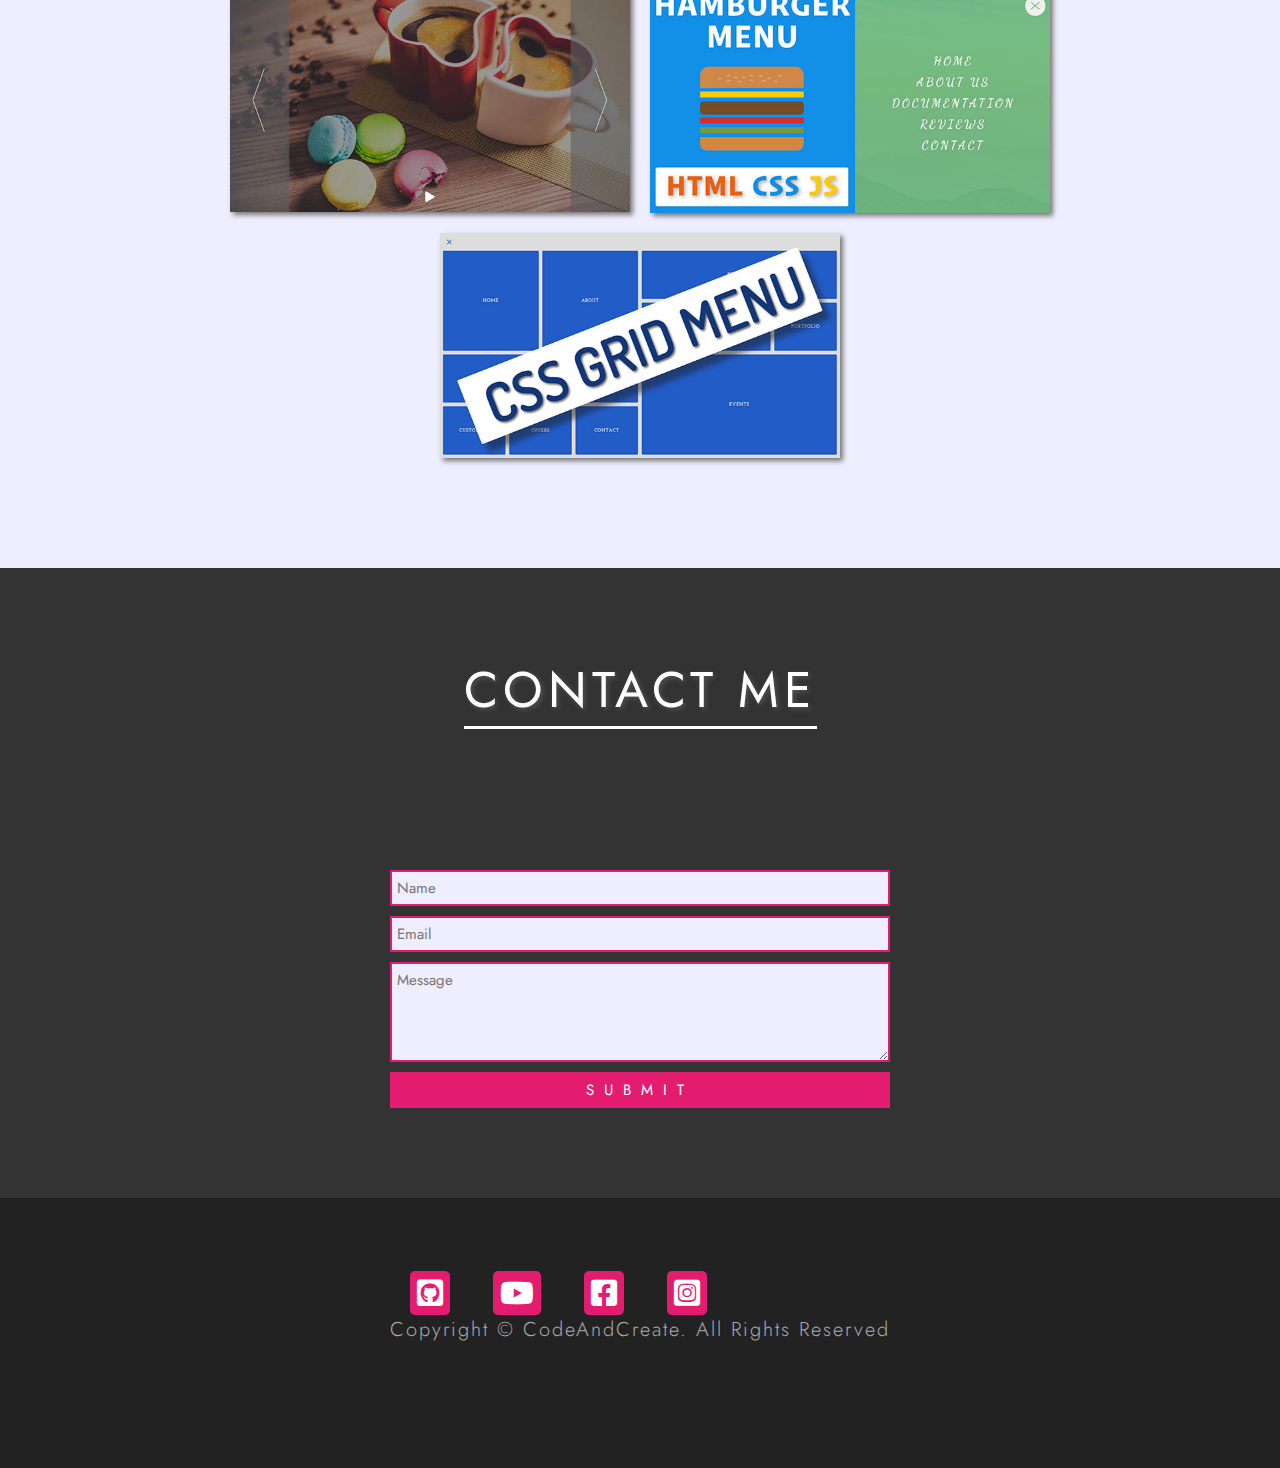
<file: Personal_Portfolio/index.html>
<!DOCTYPE html>
<html lang="en">
  <head>
    <meta charset="UTF-8" />
    <meta http-equiv="X-UA-Compatible" content="IE=edge" />
    <meta name="viewport" content="width=device-width, initial-scale=1.0" />
    <title>Portfolio Website</title>
    <link
      rel="stylesheet"
      href="https://cdnjs.cloudflare.com/ajax/libs/font-awesome/5.15.3/css/all.min.css"
    />
    <link
      href="https://fonts.googleapis.com/css2?family=Jost:wght@100;200;300;400;500;600;700;800;900&display=swap"
      rel="stylesheet"
    />
    <link rel="stylesheet" href="style.css" />
  </head>
  <body>
    <div class="container">
      <!--Section 1-->
      <section class="section-1 center" id="section-1">
        <h1 class="section-1-heading">Web Developer</h1>
        <img src="images/john-smith.jpg" alt="John Smith" class="person-img" />
        <h3 class="person-name">John Smith</h3>
        <a href="#section-3" class="section-1-btn">Projects</a>
      </section>
      <!--End of Section 1-->

      <!--Navbar-->
      <nav class="navbar center">
        <a href="#section-1" class="navbar-link">Home</a>
        <a href="#section-2" class="navbar-link">About</a>
        <a href="#section-3" class="navbar-link">Portfolio</a>
        <a href="#section-4" class="navbar-link">Contact</a>
      </nav>
      <!--End of Navbar-->

      <!--Section 2-->
      <section class="section-2" id="section-2">
        <h1 class="section-heading section-2-heading">About Me</h1>
        <div class="progress-bars-wrapper">
          <div class="progress-bar">
            <p class="progress-text">
              HTML
              <span> 97 </span>%
            </p>
            <div class="progress-percent"></div>
          </div>
          <div class="progress-bar">
            <p class="progress-text">
              CSS
              <span> 89 </span>%
            </p>
            <div class="progress-percent"></div>
          </div>
          <div class="progress-bar">
            <p class="progress-text">
              JavaScript
              <span> 85 </span>%
            </p>
            <div class="progress-percent"></div>
          </div>
          <div class="progress-bar">
            <p class="progress-text">
              SASS
              <span> 87 </span>%
            </p>
            <div class="progress-percent"></div>
          </div>
          <div class="progress-bar">
            <p class="progress-text">
              ReactJS
              <span> 80 </span>%
            </p>
            <div class="progress-percent"></div>
          </div>
          <div class="progress-bar">
            <p class="progress-text">
              NodeJS
              <span> 70 </span>%
            </p>
            <div class="progress-percent"></div>
          </div>
          <div class="progress-bar">
            <p class="progress-text">
              MongoDB
              <span> 50 </span>%
            </p>
            <div class="progress-percent"></div>
          </div>
        </div>

        <div class="services">
          <div class="service">
            <i class="far fa-lightbulb"></i>
            <h2 class="service-heading">Creative</h2>
          </div>
          <div class="service">
            <i class="fas fa-cut"></i>
            <h2 class="service-heading">Problem Solving</h2>
          </div>
          <div class="service">
            <i class="fas fa-tachometer-alt"> </i>
            <h2 class="service-heading">Fast</h2>
          </div>
          <div class="service">
            <i class="fas fa-rocket"> </i>
            <h2 class="service-heading">Dynamic</h2>
          </div>
        </div>
      </section>
      <!--End of Section 2-->

      <!--Section 3-->
      <section class="section-3" id="section-3">
        <h1 class="section-heading section-3-heading">My Projects</h1>
        <div class="projects-wrapper center">
          <div class="project">
            <div class="project-text">
              <h2 class="project-name">Architect Website</h2>
              <h4 class="project-technologies">HTML/CSS/JS</h4>
            </div>
            <img src="images/project-1.jpg" class="project-img" />
            <a
              href="https://www.youtube.com/watch?v=3J-EFMzz94g"
              class="project-link"
              target="_blank"
              >Go to Video</a
            >
          </div>

          <div class="project">
            <div class="project-text">
              <h2 class="project-name">Budget App</h2>
              <h4 class="project-technologies">ReactJS</h4>
            </div>
            <img src="images/project-2.jpg" class="project-img" />
            <a
              href="https://www.youtube.com/watch?v=fDffQYs2WB0"
              class="project-link"
              target="_blank"
              >Go to Video</a
            >
          </div>

          <div class="project">
            <div class="project-text">
              <h2 class="project-name">Wine House</h2>
              <h4 class="project-technologies">HTML/CSS/JS</h4>
            </div>
            <img src="images/project-3.jpg" class="project-img" />
            <a
              href="https://www.youtube.com/watch?v=jtmuopTpzGE"
              class="project-link"
              target="_blank"
              >Go to Video</a
            >
          </div>

          <div class="project">
            <div class="project-text">
              <h2 class="project-name">task manager</h2>
              <h4 class="project-technologies">ReactJS</h4>
            </div>
            <img src="images/project-4.jpg" class="project-img" />
            <a
              href="https://www.youtube.com/watch?v=fqup-BL3VjI"
              class="project-link"
              target="_blank"
              >Go to Video</a
            >
          </div>

          <div class="project">
            <div class="project-text">
              <h2 class="project-name">The Road</h2>
              <h4 class="project-technologies">HTML/CSS/JS</h4>
            </div>
            <img src="images/project-5.jpg" class="project-img" />
            <a
              href="https://www.youtube.com/watch?v=qmyN7lYY_xo"
              class="project-link"
              target="_blank"
              >Go to Video</a
            >
          </div>

          <div class="project">
            <div class="project-text">
              <h2 class="project-name">Food recipe app</h2>
              <h4 class="project-technologies">ReactJS</h4>
            </div>
            <img src="images/project-6.jpg" class="project-img" />
            <a
              href="https://www.youtube.com/watch?v=d1vT4kkTCaw"
              class="project-link"
              target="_blank"
              >Go to Video</a
            >
          </div>

          <div class="project">
            <div class="project-text">
              <h2 class="project-name">slideshow</h2>
              <h4 class="project-technologies">HTML/CSS/JS</h4>
            </div>
            <img src="images/project-7.jpg" class="project-img" />
            <a
              href="https://www.youtube.com/watch?v=1qhSSp2q7n4"
              class="project-link"
              target="_blank"
              >Go to Video</a
            >
          </div>

          <div class="project">
            <div class="project-text">
              <h2 class="project-name">hamburger menu</h2>
              <h4 class="project-technologies">HTML/CSS/JS</h4>
            </div>
            <img src="images/project-8.jpg" class="project-img" />
            <a
              href="https://www.youtube.com/watch?v=9Q7wy8r3i8w"
              class="project-link"
              target="_blank"
              >Go to Video</a
            >
          </div>

          <div class="project">
            <div class="project-text">
              <h2 class="project-name">CSS Grid menu</h2>
              <h4 class="project-technologies">HTML/CSS/JS</h4>
            </div>
            <img src="images/project-9.jpg" class="project-img" />
            <a
              href="https://www.youtube.com/watch?v=HScySfeSmWc"
              class="project-link"
              target="_blank"
              >Go to Video</a
            >
          </div>
        </div>
      </section>
      <!--End of Section 3-->

      <!--Section 4-->
      <section class="section-4" id="section-4">
        <h1 class="section-heading section-4-heading">Contact Me</h1>
        <form class="contact-form center">
          <input type="text" placeholder="Name" />
          <input type="email" placeholder="Email" />
          <textarea placeholder="Message"></textarea>
          <input type="submit" value="Submit" class="contact-form-btn" />
        </form>
      </section>
      <!--End of Section 4-->

      <!--Section 5-->
      <footer class="section-5 center">
        <div class="social-media">
          <a href="#" class="social-media-link">
            <i class="fab fa-github-square"> </i>
          </a>

          <a href="#" class="social-media-link">
            <i class="fab fa-youtube"> </i>
          </a>

          <a href="#" class="social-media-link">
            <i class="fab fa-facebook-square"> </i>
          </a>

          <a href="#" class="social-media-link">
            <i class="fab fa-instagram-square"> </i>
          </a>

          <p class="copyright">
            Copyright &copy; CodeAndCreate. All Rights Reserved
          </p>
        </div>
      </footer>
      <!--End of Section 5-->
    </div>
    <script src="script.js"></script>
  </body>
</html>
</file>
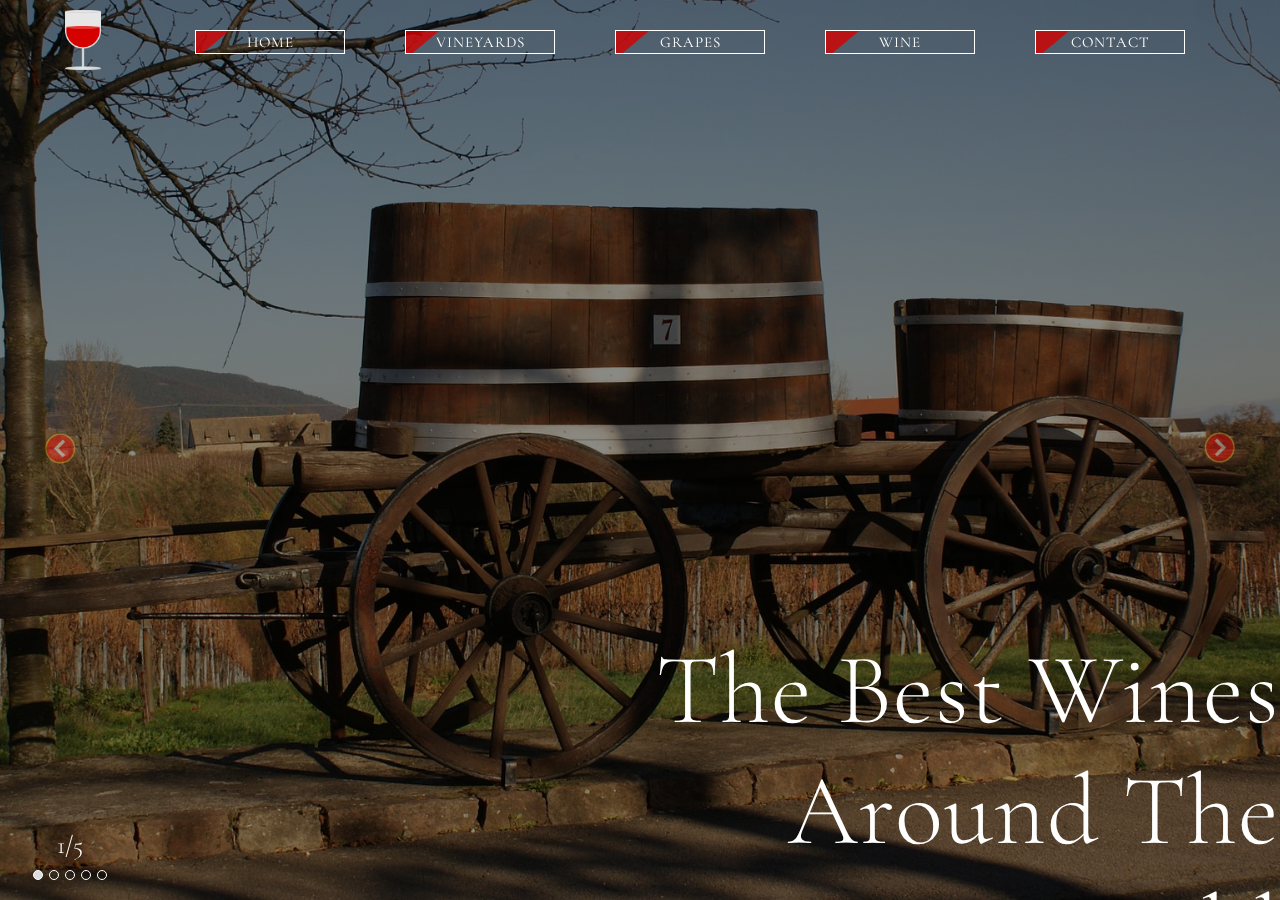
<file: The Wine House/index.html>
<!DOCTYPE html>
<html lang="en">
  <head>
    <meta charset="UTF-8" />
    <meta name="viewport" content="width=device-width, initial-scale=1.0" />
    <link rel="stylesheet" href="style.css" />
    <link
      href="https://fonts.googleapis.com/css2?family=Cormorant+Garamond:wght@300;400;500;600&display=swap"
      rel="stylesheet"
    />
    <link rel="icon" type="image/png" href="images/logo.png" />
    <title>Wine House</title>
  </head>
  <body>
    <div class="container">
      <div class="navbar">
        <a href="#" class="logo-link">
          <img src="images/logo.png" alt="Logo" class="logo" />
        </a>
        <div class="nav-list">
          <a href="#" class="nav-link">Home</a>
          <a href="#" class="nav-link">Vineyards</a>
          <a href="#" class="nav-link">Grapes</a>
          <a href="#" class="nav-link">Wine</a>
          <a href="#" class="nav-link">Contact</a>
        </div>
      </div>
      <button class="page-btn left-btn">
        <img src="images/arrow.png" />
      </button>
      <button class="page-btn right-btn">
        <img src="images/arrow.png" />
      </button>

      <div class="progress-wrapper">
        <div class="progress">
          <h2>1/5</h2>
        </div>
        <div class="circle-wrapper">
          <div class="circle circle-1"></div>
          <div class="circle circle-2"></div>
          <div class="circle circle-3"></div>
          <div class="circle circle-4"></div>
          <div class="circle circle-5"></div>
        </div>
      </div>
      <div class="wrapper">
        <section class="section-1">
          <div class="section-wrapper section-1-wrapper">
            <div class="section-1-heading-wrapper">
              <h1 class="section-1-heading">The best wines around the world</h1>
            </div>
          </div>
        </section>
        <section class="section-2">
          <div class="section-wrapper section-2-wrapper">
            <div class="sale">
              <img src="images/bag.png" alt="Sale Bag" class="sale-bag" />
              <button class="sale-btn">order now</button>
            </div>
            <img
              src="images/wine-bottle.png"
              alt="Wine Bottle"
              class="wine-bottle"
            />
          </div>
        </section>
        <section class="section-3">
          <div class="section-wrapper section-3-wrapper">
            <h1 class="section-3-heading">the best quality</h1>
            <img src="images/frame.png" alt="Grapes Frame" class="frame-img" />
            <img src="images/grapes.png" alt="Grapes" class="grapes-img" />
          </div>
        </section>
        <section class="section-4">
          <div class="section-wrapper section-4-wrapper">
            <!-- <div class="section-4-bg"></div> -->
            <h1 class="section-4-heading">Newly Released Wines</h1>
            <img
              src="images/section-4-bg.jpg"
              alt="New Wines"
              class="new-wines-img"
            />
          </div>
        </section>
        <section class="section-5">
          <div class="section-wrapper section-5-wrapper">
            <ul class="footer-list">
              <li>Contact</li>
              <li>NY</li>
              <li>1039 Stanley Avenue</li>
              <li>Open Daily</li>
              <li>By appointment only</li>
            </ul>
            <img src="images/footer-img.png" class="footer-img" />
            <ul class="footer-list">
              <li>Connect</li>
              <li>PN: 516-448-2763</li>
              <li>MN: 631-742-8400</li>
              <li>example@winehouse.com</li>
              <li>Join our mailing list</li>
            </ul>
            <p class="copyright">
              Copyright &copy; CodeAndCreate. All Rights Reserved
            </p>
          </div>
        </section>
      </div>
    </div>

    <script src="script.js"></script>
  </body>
</html>
</file>
<file: Apple Ecommerce/style.css>
@import url("https://fonts.googleapis.com/css2?family=Work+Sans:wght@100;200;300;400;500;600;700;800;900&display=swap");

/*Common Styles*/
* {
  margin: 0;
  padding: 0;
  box-sizing: border-box;
  list-style-type: none;
  outline: none;
  text-decoration: none;
  font-family: "Work Sans", sans-serif;
}

html {
  font-size: 62.5%;
  scroll-behavior: smooth;
}

:root {
  --primary-color: #6edae6;
  --white-color: #fff;
  --black-color: #000;
}

.center {
  display: flex;
  justify-content: center;
  align-items: center;
}

/*End of Common Styles*/

/*Section 1*/
.section-1 {
  width: 100%;
  height: 100vh;
  background-color: var(--primary-color);
  display: flex;
  align-items: center;
  justify-content: space-evenly;
  clip-path: polygon(100% 0, 100% 95%, 36% 100%, 0 100%, 0 0);
  position: relative;
}

/*logo*/
.logo {
  position: absolute;
  top: 3rem;
  left: 3rem;
}

.logo i {
  font-size: 10rem;
  color: rgba(0, 0, 0, 0.8);
}
/*End of logo*/

/*Navbar*/
.navbar {
  position: absolute;
  top: 3rem;
  right: 10%;
}

.navbar-link {
  font-size: 2rem;
  display: inline-block;
  margin: 0 3rem;
  color: var(--black-color);
  transition: transform 0.5s;
}

.navbar-link:hover {
  transform: scale(1.5);
}
/*End of Navbar*/

/*Cube*/
.cube-wrapper {
  perspective: 100rem;
}

.cube {
  width: 30rem;
  height: 55rem;
  transform-style: preserve-3d;
  transform: rotateX(0) rotateY(91deg) rotateY(0);
  position: relative;
  top: -2rem;
  transition: transform 0.5s;
}

.front-side,
.back-side {
  width: 100%;
  height: 100%;
  background-color: #fee;
  position: absolute;
  transform-style: preserve-3d;
  box-shadow: inset 0.1rem 0.1rem 0.1rem #ddd, inset -0.1rem -0.1rem 0.1rem #ddd;
}

.front-side {
  padding: 2.5rem;
  transform: translateZ(5rem);
}

.front-side::before,
.front-side::after {
  content: "";
  width: 100%;
  height: 10rem;
  background-color: #fee;
  position: absolute;
  box-shadow: inset 0.1rem 0.1rem 0.1rem #ddd, inset -0.1rem -0.1rem 0.1rem #ddd;
}

.front-side::before {
  top: 0;
  left: 0;
  transform: rotateX(-90deg);
  transform-origin: top;
}

.front-side::after {
  bottom: 0;
  left: 0;
  transform: rotateX(90deg);
  transform-origin: bottom;
}

.front-side img {
  width: 100%;
  height: 100%;
  object-fit: contain;
}

.back-side {
  transform: translateZ(-5rem);
}

.back-side::before,
.back-side::after {
  content: "iPhone";
  width: 10rem;
  height: 100%;
  background-color: #fee;
  position: absolute;
  display: flex;
  justify-content: center;
  align-items: center;
  font-size: 2rem;
  font-weight: 300;
  color: #ec1919;
}

.back-side::before {
  top: 0;
  left: 0;
  transform: rotateY(-90deg);
  transform-origin: left;
}

.back-side::after {
  top: 0;
  right: 0;
  transform: rotateY(90deg);
  transform-origin: right;
}

.back-side i {
  font-size: 12rem;
  color: var(--primary-color);
  text-shadow: 0.1rem 0.1rem 0.2rem #aaa, -0.1rem -0.1rem 0.2rem #aaa;
  transform: rotateY(180deg);
}

/*Controls*/
.controls {
  position: absolute;
  bottom: -15rem;
  left: 50%;
  transform: translateX(-50%);
  width: 10rem;
  height: 10rem;
  background-color: rgba(0, 0, 0, 0.9);
  border-radius: 50%;
  border: 1rem solid rgba(0, 0, 0, 0.8);
}

.controls a {
  position: absolute;
}

.controls a:nth-child(1) {
  top: 0;
  left: 50%;
  transform: translateX(-50%);
}

.controls a:nth-child(2) {
  bottom: 0;
  left: 50%;
  transform: translateX(-50%);
}

.controls a:nth-child(3) {
  top: 50%;
  left: 0;
  transform: translateY(-50%);
}

.controls a:nth-child(4) {
  top: 50%;
  right: 0;
  transform: translateY(-50%);
}

.controls a:nth-child(5) {
  top: 10%;
  right: 10%;
  transform: rotate(45deg);
}

.controls a:nth-child(6) {
  bottom: 10%;
  left: 10%;
  transform: rotate(45deg);
}

.controls i {
  font-size: 1.5rem;
  color: var(--primary-color);
  opacity: 0.5;
  transition: opacity 0.5s;
}

.controls a:hover i {
  opacity: 1;
}
/*End of Controls*/
/*End of Cube*/

/*Banner*/
.section-1-banner {
  flex-direction: column;
}

.section-1-banner h1 {
  font-size: 13rem;
  font-weight: 300;
  text-transform: uppercase;
  letter-spacing: 0.5rem;
}

.section-1-banner p {
  font-size: 4rem;
  font-weight: 400;
  letter-spacing: 0.1rem;
  margin: 6rem 0 4rem 0;
}

.section-1-banner span {
  font-size: 3rem;
  margin-bottom: 5rem;
}

.section-1-banner button {
  padding: 2rem 4rem;
  font-size: 2rem;
  background-color: var(--black-color);
  color: var(--primary-color);
  font-weight: 400;
  letter-spacing: 0.1rem;
  border: none;
  border-radius: 0.5rem;
  cursor: pointer;
  clip-path: polygon(
    50% 0%,
    81% 5%,
    100% 0,
    100% 100%,
    80% 95%,
    50% 100%,
    20% 95%,
    0 100%,
    0 0,
    23% 5%
  );
  transition: clip-path 0.5s;
}

.section-1-banner button:hover {
  clip-path: polygon(
    40% 15%,
    77% 15%,
    100% 10%,
    100% 90%,
    75% 85%,
    40% 85%,
    30% 100%,
    0 50%,
    0 50%,
    30% 0
  );
}

/*End of Banner*/

/*Slideshow*/
.slideshow {
  width: 100%;
  height: 100%;
  position: absolute;
  top: 0;
  left: 0;
  z-index: -1;
}

.slideshow div {
  width: 100%;
  height: 100%;
  position: absolute;
  background-size: cover;
  background-position: center;
  background-repeat: no-repeat;
  opacity: 0;
  transition: opacity 5s;
}

.slideshow div.change {
  opacity: 1;
}
/*End of Slideshow*/

/*End of Section 1*/

/*Section 2*/
.section-2 {
  width: 100%;
  height: 120vh;
  padding: 10vh 0;
  display: flex;
  flex-direction: column;
  align-items: center;
  justify-content: space-around;
}

/*Section 2 Heading*/
.section-2-heading {
  font-size: 10rem;
  font-weight: 200;
  color: var(--black-color);
  position: relative;
  margin-bottom: 5rem;
}
.section-2-heading:before {
  content: "";
  width: 130%;
  height: 30vw;
  background-image: linear-gradient(var(--primary-color), var(--white-color));
  position: absolute;
  top: 0;
  left: 0;
  transform: skewX(-50deg);
  transform-origin: left top;
  z-index: -1;
  border-radius: 1rem;
}
/*End of Section 2 Heading*/

/*Section 2  Images*/
.iphones {
  height: 60vh;
  width: 50vw;
  background-image: linear-gradient(var(--primary-color), var(--white-color));
  border-radius: 0.5rem;
}

.iphones img {
  width: inherit;
  height: inherit;
  object-fit: contain;
  position: absolute;
  transition: opacity 3s;
}

.iphone-img-2 {
  opacity: 0;
}

.iphones:hover .iphone-img-1 {
  opacity: 0;
}

.iphones:hover .iphone-img-2 {
  opacity: 1;
}
/*End of Section 2 Images*/

/*Section 2 Buttons*/
.iphones-btns {
  display: flex;
}

.iphone-btn {
  width: 6rem;
  height: 6rem;
  background-image: linear-gradient(
    to right,
    rgb(51, 51, 51) 60%,
    rgb(82, 82, 82)
  );
  margin: 0 3rem;
  border-radius: 50%;
  position: relative;
}

.iphone-btn::after {
  content: "";
  width: 50%;
  height: 50%;
  display: block;
  border: 0.1rem solid #6edae6;
  border-radius: 1rem;
}

.iphone-btn span {
  position: absolute;
  top: -3rem;
  font-size: 1.6rem;
  font-weight: 400;
  text-transform: uppercase;
  letter-spacing: 0.1rem;
  color: var(--primary-color);
  width: max-content;
  transform: scale(0);
  transition: transform 0.5s;
}

.iphone-btn:hover span {
  transform: scale(1);
}

/*End of Section 2 Buttons*/

/*End of Section 2*/

/*Section 3*/
.section-3 {
  width: 100%;
  height: 100%;
  background-color: var(--black-color);
  flex-direction: column;
  padding: 15rem 0;
  clip-path: polygon(68% 0, 100% 0, 100% 97%, 38% 100%, 0 100%, 0 3%);
}

/*Section 3 Heading*/
.section-3-heading {
  font-size: 10rem;
  font-weight: 200;
  color: var(--primary-color);
  margin-bottom: 15rem;
}
/*End of Section 3 Heading*/

/*Section 3 Content*/
.section-3-content {
  width: 80%;
  flex-direction: column;
  perspective: 1000rem;
  position: relative;
}

/*Section 3 Images*/
.section-3-content img {
  width: inherit;
}

.macbook-img-1 {
  transform: rotateX(-80deg);
  transform-origin: bottom;
}

.change .macbook-img-1 {
  transform: rotateX(0);
  transition: transform 3s;
}
/*End of Section 3 Images*/

/*Section 3 Loading*/

.loading-wrapper {
  position: absolute;
  top: 6%;
  width: 60%;
  height: 85%;
  background: linear-gradient(
      rgba(255, 255, 255, 0.6),
      rgba(255, 255, 255, 0.6)
    ),
    url(images/MacBook/macbook-1-desktop.png) center no-repeat;
  z-index: -1;
  opacity: 0;
}

.change .loading-wrapper {
  opacity: 1;
  transition: opacity 1s 2s;
}

.loading {
  width: 100%;
  height: 100%;
  position: absolute;
  top: 0;
  left: 0;
  background-color: var(--black-color);
  flex-direction: column;
}

.change .loading {
  opacity: 0;
  transition: 1s 5s;
}

.loading i {
  font-size: 10rem;
  color: var(--white-color);
  margin-bottom: 2rem;
}

.progress-bar {
  width: 22rem;
  height: 0.3rem;
  background-color: #888;
  border-radius: 5rem;
  position: relative;
}

.progress-bar::after {
  content: "";
  position: absolute;
  top: 0;
  left: 0;
  width: 0;
  height: 100%;
  background-color: white;
}

.change .progress-bar::after {
  width: 100%;
  transition: width 1s 3s;
}
/*End of Section 3 Loading*/

/*Section 3 Info*/
.macbook-info {
  position: absolute;
  width: 70rem;
  text-align: center;
  opacity: 0;
}

.change .macbook-info {
  opacity: 1;
  transition: opacity 1s 6s;
}

.macbook-info-heading {
  font-size: 6rem;
  font-weight: 400;
  color: var(--primary-color);
}

.macbook-price {
  font-size: 2.5rem;
  font-weight: 200;
  margin: 3rem;
}

.macbook-btn {
  width: 25rem;
  height: 5rem;
  background-image: linear-gradient(#ddd, #fff);
  border: none;
  border-radius: 0.5rem;
  box-shadow: 0.1rem 0.1rem 0.1rem #fff, -0.1rem -0.1rem 0.1rem #fff;
  font-size: 1.5rem;
  font-weight: 500;
  letter-spacing: 0.2rem;
  color: var(--primary-color);
  cursor: pointer;
}
/*End of Section 3 Info*/
/*End of Section 3 Content*/
/*End of Section 3*/

/*Section 4*/
.section-4 {
  height: 140vh;
  padding: 20vh 0;
  flex-direction: column;
  position: relative;
}

/*Section 4 Watches*/
.watches {
  position: relative;
  width: 100%;
  height: 100%;
  overflow: hidden;
}
.watches > div {
  position: absolute;
}
/*Watch Bands*/
.watch-bands {
  transition: margin-right 1s;
}
.watch-band-img {
  width: 35rem;
  height: 35rem;
  object-fit: contain;
}
/*End of Watch Bands*/

/*Watch Cases*/
.watch-cases {
  flex-direction: column;
  transition: margin-top 1s;
}
.watch-case-img {
  width: 35rem;
  height: 35rem;
  object-fit: contain;
}
/*End of Watch Cases*/
/*End of Section 4 Watches*/

/*Watch Controls*/
.watch-control {
  position: absolute;
  width: 4rem;
  height: 4rem;
  background-color: rgba(221, 221, 221, 0.4);
  border-radius: 5rem;
}

.hideControl {
  opacity: 0;
  visibility: hidden;
}

.watch-control i {
  font-size: 3rem;
  color: var(--primary-color);
}

.watch-top-control {
  top: 22vh;
  left: 50%;
  transform: translate(-50%);
}

.watch-right-control {
  top: 50%;
  right: 2rem;
  transform: translateY(-50%);
}

.watch-bottom-control {
  left: 50%;
  bottom: 20vh;
  transform: translateX(-50%);
}

.watch-left-control {
  top: 50%;
  left: 2rem;
  transform: translateY(-50%);
}
/*End of Watch Controls*/

/*Watch Button*/
.watch-btn {
  position: absolute;
  bottom: 30vh;
  right: 35%;
  width: 13rem;
  height: 5rem;
  background-color: var(--black-color);
  color: var(--primary-color);
  border: 0.1rem dashed var(--white-color);
  border-radius: 4rem;
  font-size: 1.6rem;
  font-weight: 200;
  cursor: pointer;
}
/*End of Watch Button*/
/*End of Section 4*/

/*Section 5*/
.section-5 {
  width: 100%;
  height: 100vh;
}

/*Section 5 Content*/
.airpods {
  width: 90%;
  height: 80%;
  display: flex;
  position: relative;
}

/*Section 5 Heading*/
.section-5-heading {
  position: absolute;
  top: 0;
  left: 50%;
  transform: translateX(-50%);
  font-size: 15rem;
  font-weight: 300;
  color: var(--white-color);
  text-shadow: 0.1rem 0.1rem 0 #999;
}
/*End of Section 5 Heading*/

/*Section 5 Images*/
.airpods img {
  width: 50%;
  height: 100%;
  object-fit: contain;
}

.airpods-img-2 {
  background-color: var(--primary-color);
}
/*End of Section 5 Images*/

/*Section 5 Buttons*/
.airpods-buttons {
  position: absolute;
  top: 50%;
  left: 50%;
  transform: translate(-50%, -50%);
  margin-top: 5rem;
}

.airpods-btn {
  width: 15rem;
  height: 4rem;
  background-color: var(--primary-color);
  margin: 0 2rem;
  border: none;
  border-radius: 0.5rem;
  color: var(--white-color);
  cursor: pointer;
}

.airpods-btn:last-child {
  background-color: var(--white-color);
  color: var(--primary-color);
}
/*End of Section 5 Buttons*/
/*End of Section 5 Content*/
/*End of Section 5*/

/*Section 6*/
.section-6 {
  width: 100%;
  height: 40vh;
  position: relative;
}

.icon-link {
  margin: 0 5rem;
}

.icon-link img {
  width: 10rem;
}

.copyright {
  position: absolute;
  bottom: 5rem;
  font-size: 1.5rem;
  letter-spacing: 0.1rem;
}
/*End of Section 6*/

/*Responsive*/
@media (max-width: 1500px) {
  html {
    font-size: 45%;
  }
}

@media (max-width: 1100px) {
  html {
    font-size: 40%;
  }

  .navbar-link {
    font-weight: 700;
  }

  .section-1-banner h1 {
    font-size: 8rem;
  }

  .section-1-banner p {
    font-size: 3rem;
  }

  .watch-btn {
    right: 25%;
  }
}

@media (max-width: 900px) {
  .section-3-content {
    width: 90%;
  }

  .loading-wrapper {
    width: 70%;
  }

  .loading i {
    font-size: 6rem;
  }

  .section-5-heading {
    font-size: 12rem;
  }
}
/*End of Responsive*/
</file>
<file: Creative-Design/style.css>
/*Common Styles*/
@import url("https://fonts.googleapis.com/css2?family=Bellota+Text:wght@300;400;700&family=Monoton&display=swap");

* {
  margin: 0;
  padding: 0;
  box-sizing: border-box;
  text-decoration: none;
  list-style-type: none;
  outline: none;
  font-family: "Bellota Text", cursive;
  font-weight: 400;
}

html {
  font-size: 62.5%;
  scroll-behavior: smooth;
}

.container {
  width: 100%;
  overflow-x: hidden;
}

.section-heading {
  font-size: 10rem;
  font-weight: bold;
  text-transform: uppercase;
  color: #999;
  text-align: center;
  opacity: 0.1;
  text-shadow: 2rem 2rem 4rem #aaa;
}
/*End of Common Styles*/

/*Section 1*/
.section-1 {
  width: 100%;
  height: 100vh;
  background-color: #fff;
  position: relative;
}

.floating-bg {
  width: 150vw;
  height: 150vw;
  background-color: rgba(50, 231, 255, 0.8);
  position: absolute;
  top: -125vw;
  left: calc(50% - 75vw);
  border-radius: 45%;
  animation: rotate 30s infinite;
}

.floating-bg::before {
  content: "";
  width: 100%;
  height: 100%;
  background-color: rgba(50, 231, 255, 0.1);
  position: absolute;
  top: 0;
  left: 0;
  border-radius: 40%;
  animation: rotate 30s infinite;
}

@keyframes rotate {
  0% {
    transform: rotate(0);
  }

  100% {
    transform: rotate(360deg);
  }
}

.navbar {
  position: relative;
  z-index: 20;
  top: 4rem;
  display: flex;
  justify-content: space-evenly;
}

.navbar-link {
  font-size: 2.2rem;
  font-weight: 700;
  letter-spacing: 0.2rem;
  color: #fff;
  width: 1.5rem;
  word-wrap: break-word;
  text-align: center;
  transition: all 0.5s;
}

.navbar-link:hover {
  width: 15rem;
  background-color: rgba(255, 255, 255, 0.2);
  transition: all 2.5s;
}

.section-1-heading {
  font-size: 8rem;
  font-family: "Monoton", cursive;
  position: absolute;
  top: 18vw;
  left: 50%;
  transform: translateX(-50%);
  text-shadow: 0.3rem 0.3rem 0.3rem #888;
  color: #fff;
  background-color: #fff;
  width: 85rem;
  text-align: center;
  padding: 0.8rem 1.6rem;
  border-radius: 0.8rem;
  opacity: 0.9;
}

.logo {
  position: absolute;
  top: 70%;
  left: 50%;
  transform: translateX(-50%);
}

.logo i {
  font-size: 15rem;
  color: rgba(50, 231, 255, 0.8);
  text-shadow: 0.1rem 0.1rem 0.2rem #ddd, -0.1rem -0.1rem 0.2rem #ddd;
}
/*End of Section 1*/

/*Section 2*/
.section-2 {
  width: 100%;
  height: 100vh;
  display: flex;
  flex-direction: column;
  justify-content: space-around;
}

.customers-wrapper {
  display: flex;
  justify-content: space-evenly;
  align-items: center;
  height: 70%;
}

.customer {
  width: 35rem;
  height: 50rem;
  background-color: #eee;
  display: flex;
  flex-direction: column;
  align-items: center;
  border-radius: 0.5rem;
  padding: 2rem;
  box-shadow: 1rem 1rem 2rem #ddd, -1rem -1rem 2rem #ddd;
  transition: box-shadow 0.5s;
}

.customer:hover {
  box-shadow: 2rem 2rem 3rem #ddd, -2rem -2rem 3rem #eee;
}

.customer:first-child {
  align-self: flex-end;
}

.customer:last-child {
  align-self: flex-start;
}

.fa-quote-left {
  font-size: 4rem;
  color: #f08e0f;
}

.customer-text {
  font-size: 1.8rem;
  margin: 2.5rem;
  text-align: justify;
}

.customer-text::first-letter {
  margin-left: 1rem;
}

.customer-rating i {
  font-size: 2rem;
  color: #f08e0f;
}

.customer-img {
  width: 10rem;
  height: 10rem;
  object-fit: cover;
  margin: 2rem 0;
  border-radius: 50%;
}

.customer-name {
  font-size: 2rem;
  font-weight: 700;
}
/*End of Section 2*/

/*Section 3*/
.section-3 {
  width: 100%;
  height: 100vh;
  display: flex;
  flex-direction: column;
  justify-content: space-between;
  padding: 5rem 0;
}

.team-wrapper {
  display: flex;
  justify-content: space-evenly;
  align-items: center;
  height: 70%;
}

.team-member {
  width: 35rem;
  background-color: #fffeee;
  padding: 1rem 1rem 2rem 1rem;
  box-shadow: 1rem 1rem 2rem #ddd, -1rem -1rem 2rem #eee;
  position: relative;
  opacity: 0.7;
  transition: opacity 0.5s;
}

.team-member:hover {
  opacity: 1;
}

.team-member:first-child {
  align-self: flex-start;
}

.team-member:last-child {
  align-self: flex-end;
}

.team-member-img {
  width: 100%;
  border-radius: 0.5rem;
}

.team-member-name {
  font-size: 2.3rem;
  font-weight: 700;
  color: #796717;
  margin-top: 2rem;
}

.team-member-name span {
  font-size: 1.7rem;
}

.team-member-skills {
  display: flex;
  justify-content: space-between;
  margin: 1rem 0 2rem 0;
}

.team-member-skills li {
  font-size: 1.5rem;
  color: #505050;
}

.projects-btn {
  background-color: #fab34a;
  color: #fff;
  padding: 0.5rem 1.5rem;
  border-radius: 5rem;
  font-size: 1.5rem;
  letter-spacing: 0.2rem;
}

.story-btn {
  width: 4rem;
  height: 4rem;
  background-color: #222;
  position: absolute;
  top: -1rem;
  right: -1rem;
  border-radius: 5rem;
  display: flex;
  align-items: center;
  padding: 0.5rem;
  cursor: pointer;
  z-index: 50;
  transition: transform 0.5s;
}

.change.story-btn {
  transform: rotate(405deg);
}

.story-btn-line {
  width: 100%;
  height: 0.1rem;
  background-color: #fff;
}

.story {
  width: 100%;
  height: 100%;
  background-color: rgba(253, 69, 69, 0.9);
  position: absolute;
  top: 0;
  left: 0;
  display: flex;
  flex-direction: column;
  justify-content: center;
  align-items: center;
  padding: 2rem;
  transform: scale(0);
  transform-origin: top right;
  border-radius: 50rem 0 50rem 50rem;
  transition: all 0.5s;
}

.change.story {
  transform: scale(1);
  border-radius: 0;
}

.story-heading {
  font-size: 4rem;
  font-weight: 700;
  color: #fff;
  margin-bottom: 2rem;
}

.story-paragraph {
  font-size: 1.8rem;
  color: #eee;
  text-align: justify;
  letter-spacing: 0.1rem;
  text-indent: 2rem;
}
/*End of Section 3*/

/*Section 4*/
.section-4 {
  width: 100%;
  height: 130vh;
  display: flex;
  flex-direction: column;
  justify-content: space-around;
  align-items: center;
}

.form-container {
  width: 80%;
  height: 40%;
  background-color: #e5e9ff;
  display: flex;
  align-items: center;
  justify-content: space-evenly;
  box-shadow: 0.3rem 0.3rem 0.4rem #ccc, -0.1rem -0.1rem 0.4rem #ccc;
  border-radius: 0.5rem;
  perspective: 100rem;
}

.form-img {
  width: 55rem;
  background-color: rgba(50, 231, 255, 0.8);
  padding: 5rem;
  opacity: 0.8;
  box-shadow: -3rem 3rem 4rem #aaa;
  border-radius: 0.5rem;
  transform: rotateY(20deg);
  transition: all 0.5s;
}

.form-img:hover {
  transform: translateY(-2rem) rotateY(20deg);
  box-shadow: -5rem 5rem 7rem #aaa;
}

.contact-form {
  width: 45rem;
  background-color: #fff;
  display: flex;
  flex-direction: column;
  padding: 3rem;
  border-radius: 0.5rem;
  box-shadow: 3rem 3rem 4rem #aaa;
  transform: rotateY(-20deg);
  transition: all 0.5s;
}

.contact-form:hover {
  transform: translateY(-2rem) rotateY(-20deg);
  box-shadow: 5rem 5rem 7rem #aaa;
}

.contact-form input,
.contact-form textarea {
  margin: 1rem;
  padding: 1rem;
  font-size: 1.3rem;
  letter-spacing: 0.1rem;
  border: none;
  border-radius: 2rem;
  box-shadow: inset 0.1rem 0.1rem 0.2rem #ddd, inset -0.1rem -0.1rem 0.2rem #ddd;
}

.contact-form textarea {
  max-height: 15rem;
  min-height: 10rem;
  max-width: 100%;
  min-width: 70%;
}

.contact-form input[type="submit"] {
  background-color: rgba(50, 231, 255, 0.8);
  color: #fff;
  font-weight: bolder;
  letter-spacing: 0.5rem;
  transition: background-color 0.5s;
}

.contact-form input[type="submit"]:hover {
  background-color: #32e7ff;
}

.copyright {
  font-size: 2rem;
  letter-spacing: 0.2rem;
  color: #444;
  margin-top: 0.5rem;
}

.scroll-up-btn {
  width: 5rem;
  height: 5rem;
  background-color: rgba(50, 231, 255, 0.8);
  position: fixed;
  bottom: 5rem;
  right: 5rem;
  border-radius: 50%;
  font-size: 1.6rem;
  color: #fff;
  display: flex;
  justify-content: center;
  align-items: center;
  transition: background-color 0.5s;
}

.scroll-up-btn:hover {
  background-color: #32e7ff;
}

/*End of Section 4*/
</file>
<file: Foods/style.css>
@import url("https://fonts.googleapis.com/css2?family=Nunito:ital,wght@0,200;0,300;0,400;0,600;0,700;0,800;0,900;1,200;1,300;1,400;1,600;1,700;1,800;1,900&display=swap");

/*Common Styles*/
* {
  margin: 0;
  padding: 0;
  box-sizing: border-box;
  text-decoration: none;
  outline: none;
  font-family: "Nunito", sans-serif;
  font-weight: 400;
}

html {
  font-size: 62.5%;
}

.section-heading {
  font-size: 12rem;
  font-weight: 900;
  color: #fff;
  text-align: center;
  text-transform: capitalize;
  letter-spacing: 0.5rem;
  text-shadow: 0.3rem 0.3rem 0.3rem #000;
}
/*End of Common Styles*/

/*Navbar*/
.navbar {
  width: 100%;
  height: 14rem;
  background-color: #000;
  position: fixed;
  top: -14rem;
  z-index: 100;
  display: flex;
  justify-content: center;
  align-items: center;
  box-shadow: 0.2rem 0.2rem 0.2rem #000;
  transition: top 0.4s;
}

.navbar.change {
  top: 0;
  transition: top 0.4s 0.2s;
}

.navbar-link {
  color: #aaa;
  margin: 0 4rem;
  display: flex;
  flex-direction: column;
  justify-content: center;
  align-items: center;
  opacity: 0;
  transition: color 0.3s, opacity 0.2s;
}

.change .navbar-link {
  opacity: 1;
}

.change .navbar-link:nth-child(1) {
  transition: opacity 0.4s 0.5s, color 0.3s;
}
.change .navbar-link:nth-child(2) {
  transition: opacity 0.4s 0.6s, color 0.3s;
}
.change .navbar-link:nth-child(3) {
  transition: opacity 0.4s 0.7s, color 0.3s;
}
.change .navbar-link:nth-child(4) {
  transition: opacity 0.4s 0.8s, color 0.3s;
}
.change .navbar-link:nth-child(5) {
  transition: opacity 0.4s 0.9s, color 0.3s;
}

.navbar-link:hover {
  color: #fff;
}

.navbar-link i {
  font-size: 7rem;
}

.navbar-link span {
  font-size: 2.5rem;
  font-weight: 900;
  letter-spacing: 0.5rem;
  margin-top: 0.5rem;
}

.menu {
  width: 4rem;
  height: 6rem;
  background-color: #000;
  position: fixed;
  top: 1rem;
  left: 5rem;
  border-radius: 30rem 30rem 15rem 15rem;
  box-shadow: 0.1rem 0.1rem 0.1rem #000, -0.1rem -0.1rem 0.1rem #000;
  z-index: 100;
  cursor: pointer;
  transition: top 0.4s 0.2s;
}

.menu.change {
  top: 15rem;
  transition: top 0.4s;
}

.menu::before {
  content: "";
  width: 0.3rem;
  height: 15rem;
  background-color: #000;
  position: absolute;
  top: -15rem;
  left: calc(50% - 0.15rem);
  box-shadow: 0.1rem 0 0.1rem #000;
}
/*End of Navbar*/

/*Section 1*/
.section-1 {
  width: 100%;
  height: 100vh;
  background-color: #333;
  display: flex;
  flex-direction: column;
  align-items: center;
  justify-content: space-evenly;
}

.section-1-icons i {
  font-size: 35rem;
  color: #a79a2d;
  position: absolute;
  transform: translate(-50%, -50%) scale(0);
  text-shadow: 0.2rem 0.2rem 0.2rem #000;
  transition: transform 0.3s;
}

.section-1-icons i.change {
  transform: translate(-50%, -50%) scale(1);
  transition: transform 0.3s 0.3s;
}
/*End of Section 1*/

/*Section 2*/
.section-2 {
  width: 100%;
  height: 100vh;
  background-color: #222;
  display: flex;
  flex-direction: column;
  justify-content: space-between;
  padding: 10rem 0;
}

.cards-container {
  display: flex;
  justify-content: space-evenly;
}

.card {
  width: 30rem;
  background-color: #a79a2d;
  padding: 4rem;
  display: flex;
  flex-direction: column;
  align-items: center;
  box-shadow: 1rem 1rem 1rem #000;
  position: relative;
  transform: rotateY(20deg) skewX(-2deg);
  transition: transform 0.5s, box-shadow 0.5s;
}

.card:hover {
  transform: rotateY(20deg) skewX(-2deg) translateY(-3rem);
  box-shadow: 2rem 2rem 2rem #000;
}

.card::before {
  content: "";
  height: 100%;
  width: 1rem;
  background-color: #817824;
  position: absolute;
  top: 0;
  left: -1rem;
  transform: skewY(45deg);
  transform-origin: right;
  box-shadow: -0.1rem -0.1rem -0.1rem #000;
}

.card::after {
  content: "";
  height: 1rem;
  width: 100%;
  background-color: #817824;
  position: absolute;
  top: -1rem;
  left: 0;
  transform: skewX(45deg);
  transform-origin: bottom;
  box-shadow: -0.1rem -0.1rem -0.1rem #000;
}

.card-img {
  width: 100%;
}

.card-name {
  font-size: 3rem;
  font-weight: 900;
  text-transform: uppercase;
  letter-spacing: 0.5rem;
  color: #111;
  margin: 2rem 0;
  text-shadow: 0.15rem 0.15rem 0.15rem #000;
}

.card-btn {
  width: 70%;
  background-color: #111;
  color: #888;
  border-radius: 5rem;
  font-size: 1.5rem;
  font-weight: 800;
  letter-spacing: 0.2rem;
  text-transform: capitalize;
  border: none;
  padding: 0.5rem 0;
  cursor: pointer;
  box-shadow: -0.2rem -0.2rem 0.2rem #000;
}
/*End of Section 2*/

/*Section 3*/
.section-3 {
  background-color: #333;
  padding: 5rem 0;
}

.gallery {
  display: flex;
  flex-wrap: wrap;
  align-items: center;
  justify-content: space-evenly;
  margin-top: 10rem;
}

.gallery-link {
  position: relative;
  margin: 4rem 1rem;
}

.gallery-link::before {
  content: "";
  position: absolute;
  top: 2vw;
  left: 80%;
  width: 0.2rem;
  height: 0;
  background-color: #fff;
  transition: height 0.5s;
  z-index: 10;
}

.gallery-link:hover::before {
  height: 80%;
}

.gallery-link:hover::after {
  width: 90%;
}
.gallery-link::after {
  content: "";
  position: absolute;
  top: 30%;
  left: 2rem;
  width: 0;
  height: 0.2rem;
  background-color: #fff;
  transition: width 0.5s;
}

.food-img {
  width: 24vw;
  height: 15vw;
  object-fit: cover;
  box-shadow: 0.3rem 0.3rem 0.1rem #e92929, 0.5rem 0.5rem 0.1rem #a2e946,
    0.7rem 0.7rem 0.1rem #297ce9, 0.9rem 0.9rem 0.1rem #e92999;
  transition: all 0.5s;
}

.gallery-link:hover .food-img {
  box-shadow: 1rem 1rem 0.1rem #e92929, 2rem 2rem 0.1rem #a2e946,
    3rem 3rem 0.1rem #297ce9, 4rem 4rem 0.1rem #e92999;
  filter: blur(0.5rem);
  opacity: 0.5rem;
  transform: scale(1.1);
}

.food-name {
  position: absolute;
  top: 3rem;
  left: 3rem;
  font-size: 2rem;
  font-weight: 700;
  text-transform: uppercase;
  letter-spacing: 0.1rem;
  color: #fff;
  width: 0;
  overflow: hidden;
  transition: width 0.3s;
}

.gallery-link:hover .food-name {
  width: 100%;
  transition: width 1.5s 0.5s;
}

.food-description {
  position: absolute;
  bottom: 3vw;
  left: 2rem;
  width: 70%;
  font-size: 1.5rem;
  font-weight: 300;
  letter-spacing: 0.1rem;
  text-transform: uppercase;
  color: #fff;
  opacity: 0;
  visibility: hidden;
  transition: opacity 0.3s;
}

.gallery-link:hover .food-description {
  opacity: 1;
  visibility: visible;
  transition: opacity 1s 1s;
}

/*End of Section 3*/

/*Section 4*/
.section-4 {
  width: 100%;
  height: 30vh;
  background-color: #222;
  display: flex;
  justify-content: space-around;
  align-items: flex-start;
  padding: 3rem 0;
  position: relative;
}

.section-4-text {
  text-transform: uppercase;
}

.section-4-heading {
  font-size: 4rem;
  font-weight: 900;
  color: #a79a2d;
}

.section-4-paragraph {
  font-size: 1.5rem;
  color: #fff;
}

.signup-form {
  display: flex;
  align-items: center;
}

.signup-form-input {
  width: 35rem;
  height: 5rem;
  padding: 1rem;
  border: 0.2rem solid #a79a2d;
  font-size: 1.6rem;
  font-weight: 700;
  letter-spacing: 0.1rem;
  color: #a79a2d;
}

.signup-form-input::placeholder {
  color: #a79a2d;
}

.signup-form-btn {
  position: relative;
  left: -4.5rem;
  width: 4rem;
  height: 4rem;
  background-color: #333;
  color: #a79a2d;
  border: none;
  font-size: 1.8rem;
  cursor: pointer;
}

.copyright {
  position: absolute;
  bottom: 3rem;
  font-size: 1.7rem;
  font-weight: 200;
  color: #eee;
  letter-spacing: 0.1rem;
  border-top: 0.1rem solid #888;
  /* padding-top: 6rem; */
  padding-top: 4rem;
  width: 100%;
  text-align: center;
}

/*End of Section 4*/

/*Responsive*/
@media (max-width: 1400px) {
  html {
    font-size: 50%;
  }

  .section-2 {
    height: auto;
    padding: 10rem 0 12rem 0;
  }

  .cards-container {
    margin-top: 10rem;
  }

  .gallery-link {
    width: 40rem;
    height: 25rem;
    margin: 5rem;
  }

  .food-img {
    width: 100%;
    height: 100%;
  }
}

@media (max-width: 1000px) {
  .section-heading {
    font-size: 9rem;
    margin: 0 5rem;
  }

  .section-1-icons {
    font-size: 25rem;
  }

  .cards-container {
    flex-wrap: wrap;
  }

  .card {
    margin: 5rem;
  }

  .section-4 {
    height: 30rem;
  }
}

@media (max-width: 900px) {
  .navbar-link {
    margin: 2rem;
  }

  .navbar-link i {
    font-size: 4rem;
  }

  .navbar-link span {
    font-size: 2rem;
  }
}

@media (max-width: 700px) {
  .section-heading {
    font-size: 7rem;
    margin: 0 10rem;
  }

  .section-1-icons {
    font-size: 20rem;
  }

  .menu {
    left: 2rem;
  }

  .section-4 {
    height: 40rem;
    flex-direction: column;
    justify-content: flex-start;
    align-items: center;
  }

  .section-4-text {
    margin-bottom: 8rem;
  }
}

@media (max-width: 550px) {
  html {
    font-size: 40%;
  }

  .navbar-link {
    margin: 0 0.7rem;
  }
}

/*End of Responsive*/
</file>
<file: Paypal Clone/style.css>
/*Common styles*/
* {
  margin: 0;
  padding: 0;
  box-sizing: border-box;
  text-decoration: none;
  list-style-type: none;
  outline: none;
  font-family: "Baloo Da 2", cursive;
}

html {
  font-size: 62.5%;
}
/*End of Common styles*/

/*section 1 */
.section-1 {
  width: 100%;
  height: 65vh;
  background: linear-gradient(
      to top,
      rgba(38, 38, 38, 0.7),
      rgba(38, 38, 38, 0.6)
    ),
    url(images/bg.jpg) center no-repeat;
  background-size: cover;
  position: relative;
}

.navbar-wrapper {
  width: 100%;
  height: 8rem;
  border-bottom: 0.1rem solid #aaa;
  display: flex;
  justify-content: center;
}

.navbar {
  width: 120rem;
  height: 100%;
  display: flex;
  justify-content: space-between;
  align-items: center;
}

.navbar-logo {
  font-size: 3.5rem;
  font-style: italic;
  font-weight: 800;
  color: #fff;
  position: relative;
  z-index: 10;
}

.p-1 {
  font-size: 4.5rem;
  margin-right: 1rem;
}

.p-2 {
  font-size: 4.5rem;
  color: #bbb;
  position: absolute;
  top: 0.4rem;
  left: 0.5rem;
}

.nav-list {
  display: flex;
}

.nav-list-item {
  height: 8rem;
  padding: 2rem;
  display: flex;
  align-items: center;
  transition: border-bottom 0.1s;
}

.nav-list-item:hover {
  border-bottom: 0.2rem solid #fff;
}

.nav-dropdown {
  width: 100%;
  height: 20rem;
  background: linear-gradient(to right, #066399, #2f8fdf, #066399);
  position: absolute;
  top: 8rem;
  left: 0;
  z-index: 100;
  padding: 0 30rem;
  display: flex;
  justify-content: center;
  flex-wrap: wrap;
  opacity: 0;
  visibility: hidden;
}

.nav-dropdown-item {
  width: 25rem;
  margin: 2rem 10rem;
  display: flex;
  flex-direction: column;
}

.nav-dropdown-link-1 {
  font-size: 1.6rem;
  color: #fff;
}

.nav-dropdown-link-2 {
  font-size: 1.3rem;
  color: #fff;
}

.nav-list-link {
  height: 100%;
  height: 100%;
  font-size: 1.7rem;
  font-weight: 400;
  text-transform: uppercase;
  color: #fff;
  display: flex;
  align-items: center;
}

.nav-list-link i {
  font-size: 1.5rem;
  margin-left: 0.5rem;
  transition: transform 0.3s;
}

.nav-list-item:hover .nav-list-link i {
  transform: rotateZ(180deg);
}

.navbar-btn {
  width: 8rem;
  padding: 0.7rem;
  margin: 0.3rem;
  border-radius: 3rem;
  border: 0.1rem solid #fff;
  font-size: 1.4rem;
  cursor: pointer;
}

.navbar-btn:nth-child(1) {
  background-color: transparent;
  color: #fff;
}

.navbar-btn:nth-child(2) {
  background-color: #fff;
  color: #262626;
}

.banner {
  width: 100%;
  position: absolute;
  top: 25%;
  text-align: center;
}

.banner-heading {
  font-size: 6rem;
  font-weight: 300;
  color: #fff;
  margin-bottom: 3rem;
}

.banner-paragraph {
  font-size: 1.8rem;
  color: #fff;
  width: 50%;
  margin: 0 auto 4rem auto;
}

.blue-btn {
  width: 35rem;
  height: 5rem;
  background-color: #036bb1;
  color: #fff;
  border-radius: 3rem;
  border: none;
  font-size: 1.6rem;
  font-weight: 600;
}
/*End of section 1 */

/*Section 2*/
.section-2 {
  width: 100%;
  padding: 10rem 0 15rem;
  display: flex;
  flex-direction: column;
  align-items: center;
}

.section-2-heading {
  font-size: 5rem;
  font-weight: 300;
  color: #333;
  margin-bottom: 3rem;
}

.services {
  display: flex;
}

.service {
  width: 35rem;
  text-align: center;
  margin: 0 5rem;
}

.service i {
  font-size: 6rem;
  color: #229fe7;
  margin: 2rem 0;
}

.service-heading {
  font-size: 3rem;
  font-weight: 300;
  margin-bottom: 1rem;
}

.service-paragraph {
  font-size: 1.5rem;
  font-weight: 600;
  margin-bottom: 2rem;
  line-height: 1.2;
}

.service-btn {
  width: 20rem;
  padding: 1.5rem;
  background-color: transparent;
  border-radius: 3rem;
  border: 0.1rem solid #036bb1;
  color: #036bb1;
  font-size: 1.5rem;
  font-weight: bold;
  cursor: pointer;
}
/* End of Section 2*/

/*Section 3*/
.section-3 {
  width: 100%;
  padding: 5rem 0;
  background: linear-gradient(
    to right,
    rgba(3, 33, 129, 0.9),
    rgba(9, 67, 153, 0.8),
    rgba(4, 32, 124, 0.9)
  );
  color: #fff;
  display: flex;
  flex-direction: column;
  align-items: center;
}

.section-3-heading {
  font-size: 5rem;
  font-weight: 300;
  margin-bottom: 5rem;
}

.features {
  width: 70rem;
  display: flex;
  flex-wrap: wrap;
}

.feature {
  width: calc(100% / 3);
  text-align: center;
  padding: 0 5rem;
  margin-bottom: 5rem;
}

.feature-heading {
  width: max-content;
  font-size: 3rem;
  font-weight: 300;
  margin: 0 auto 1rem auto;
}

.feature-paragraph {
  font-size: 1.5rem;
  font-weight: 500;
  line-height: 1.2;
}
/*End of Section 3*/
</file>
<file: The Wine House/style.css>
* {
  margin: 0;
  padding: 0;
  box-sizing: border-box;
  outline: none;
  text-decoration: none;
  list-style-type: none;
  font-family: "Cormorant Garamond", serif;
}

html {
  font-size: 62.5%;
}

.navbar {
  position: fixed;
  z-index: 100;
  width: 100%;
  top: 1rem;
  display: flex;
  justify-content: space-evenly;
  align-items: center;
}

.logo {
  height: 6rem;
}

.nav-list {
  display: flex;
  justify-content: center;
}

.nav-link {
  font-size: 1.5rem;
  color: #fff;
  width: 15rem;
  margin: 0 3rem;
  text-transform: uppercase;
  border: 0.1rem solid #fff;
  text-align: center;
  padding: 0.2rem 0;
  letter-spacing: 0.1rem;
  position: relative;
  overflow: hidden;
}

.nav-link::before {
  content: "";
  position: absolute;
  width: 150%;
  height: 5rem;
  background-color: #d50000;
  left: -20%;
  transform: rotate(-40deg) translateX(-4rem);
  transform-origin: left bottom;
  opacity: 0.8;
  transition: left 0.3s;
}

.nav-link:hover::before {
  left: 110%;
}

.page-btn {
  position: fixed;
  z-index: 100;
  top: 50%;
  transform: translateY(-50%);
  background-color: transparent;
  border: none;
}

.left-btn {
  left: 4rem;
}

.left-btn img {
  transform: rotate(-90deg);
}

.right-btn {
  right: 4rem;
}

.right-btn img {
  transform: rotate(90deg);
}

.page-btn img {
  width: 4rem;
  opacity: 0.4;
  cursor: pointer;
  transition: opacity 0.2s;
}

.page-btn img:hover {
  opacity: 1;
}

.progress-wrapper {
  position: fixed;
  z-index: 100;
  bottom: 2rem;
  left: 3rem;
}

.progress {
  margin: 1rem 0;
  text-align: center;
}

.progress h2 {
  font-size: 2.5rem;
  font-weight: 300;
  color: #fff;
}

.circle-wrapper {
  display: flex;
}

.circle {
  width: 1rem;
  height: 1rem;
  border: 0.1rem solid #fff;
  border-radius: 50%;
  margin: 0 0.3rem;
  transition: background-color 0.3s;
}

.circle-1 {
  background-color: #ddd;
}

.wrapper {
  width: 100vw;
  height: 100vh;
  position: relative;
  overflow: hidden;
}

section {
  width: 100%;
  height: 100%;
  position: absolute;
  left: 0;
  overflow: hidden;
  transition: left 1.5s;
}

.section-1 {
  z-index: 50;
}

.section-wrapper {
  width: inherit;
  height: inherit;
}

.section-1-wrapper {
  background: linear-gradient(rgba(0, 0, 0, 0.5), rgba(0, 0, 0, 0.4)),
    url(images/section-1-bg.jpg) center no-repeat;
  background-size: cover;
}

.section-1-heading-wrapper {
  position: absolute;
  top: 70%;
  left: 50%;
  transition: translate(-50%, -50%);
}

.section-1-heading {
  font-size: 10rem;
  font-weight: 300;
  color: #fff;
  text-transform: capitalize;
  letter-spacing: 0.1rem;
  border-bottom: 0.2rem solid #d50000;
  text-align: right;
  user-select: none;
}

.section-2 {
  z-index: 40;
}

.section-2-wrapper {
  background: linear-gradient(rgba(0, 0, 0, 0.8), rgba(0, 0, 0, 0.9)),
    url(images/section-2-bg.jpg) center no-repeat;
  background-size: cover;
  display: flex;
  align-items: center;
  justify-content: space-evenly;
}

.sale {
  display: flex;
  flex-direction: column;
  align-items: center;
  justify-content: center;
}

.sale-bag {
  opacity: 0.9;
  width: 45rem;
}

.sale-btn {
  width: 20rem;
  height: 5rem;
  font-size: 2rem;
  font-weight: 300;
  text-transform: uppercase;
  letter-spacing: 0.1rem;
  background-color: transparent;
  color: #fff;
  margin-top: 4rem;
  border: 0.1rem solid #fff;
  transition: background-color 0.2s;
}

.sale-btn:hover {
  background-color: #d50000;
}

.wine-bottle {
  opacity: 0.6;
  width: 80rem;
}

.section-3 {
  z-index: 30;
}

.section-3-wrapper {
  background: linear-gradient(rgba(0, 0, 0, 0.3), rgba(0, 0, 0, 0.9)),
    url(images/section-3-bg.jpg) center no-repeat;
  background-size: cover;
  display: flex;
  align-items: center;
  justify-content: center;
}

.section-3-heading {
  font-size: 20rem;
  color: #ccc;
  text-transform: uppercase;
  transform: rotate(-20deg);
  text-align: center;
  text-shadow: 0.5rem 1.5rem #000;
  user-select: none;
}

.frame-img {
  width: 100rem;
  position: absolute;
  opacity: 0.5;
}

.grapes-img {
  width: 40rem;
  position: absolute;
  opacity: 0.7;
}

.section-4 {
  z-index: 20;
}

.section-4-wrapper {
  display: flex;
  flex-direction: column;
  justify-content: center;
  align-items: center;
}

.section-4-bg {
  width: 110%;
  height: 110%;
  position: absolute;
  background: linear-gradient(rgba(0, 0, 0, 0.8), rgba(0, 0, 0, 0.7)),
    url(images/section-4-bg.jpg) center no-repeat;
  background-size: cover;
  z-index: -1;
  filter: blur(0.5rem);
}

.section-4-heading {
  font-size: 10rem;
  font-weight: 300;
  text-align: center;
  margin-bottom: 7rem;
  color: #d50000;
  user-select: none;
}

.new-wines-img {
  width: 70rem;
  border: 0.1rem solid #fff;
  padding: 1rem;
  opacity: 0.7;
}

.section-5 {
  z-index: 10;
}

.section-5-wrapper {
  background: linear-gradient(rgba(0, 0, 0, 0.7), rgba(126, 10, 10, 0.5)),
    url(images/section-5-bg.jpg) center no-repeat;
  background-size: cover;
  display: flex;
  align-items: center;
  justify-content: center;
}

.footer-list li {
  font-size: 2rem;
  font-weight: 700;
  letter-spacing: 0.1rem;
  color: #ddd;
  margin: 1rem 0;
}

.footer-list li:first-child {
  text-transform: uppercase;
  color: #fff;
}

.footer-img {
  width: 60rem;
  margin: 0 20rem;
  opacity: 0.9;
}

.copyright {
  position: absolute;
  bottom: 2rem;
  font-size: 2rem;
  font-weight: 600;
  text-align: center;
  color: #eee;
  letter-spacing: 0.2rem;
}
</file>
<file: Personal_Portfolio/style.css>
/*Reset and Common Styles*/
* {
  margin: 0;
  padding: 0;
  outline: none;
  box-sizing: border-box;
  text-decoration: none;
  list-style-type: none;
  font-family: "Jost", sans-serif;
  font-weight: 400;
}

html {
  font-size: 62.5%;
  scroll-behavior: smooth;
}

.center {
  display: flex;
  justify-content: center;
  align-items: center;
}

.section-heading {
  font-size: 5rem;
  color: #333;
  text-transform: uppercase;
  letter-spacing: 0.5rem;
  margin-bottom: 15rem;
  border-bottom: 0.3rem solid #333;
  text-shadow: 0.2rem 0.2rem 0.5rem #555;
}
/*End of Reset and Common Styles*/

/*Section 1*/
.section-1 {
  width: 100%;
  height: 100vh;
  background: linear-gradient(
      rgba(255, 255, 255, 0.2),
      rgba(255, 255, 255, 0.3)
    ),
    url(images/bg.jpg) center no-repeat;
  background-size: cover;
  flex-direction: column;
}

.section-1-heading {
  font-size: 6rem;
  font-weight: 700;
  color: white;
  background-color: #e41c6f;
  padding: 0 3rem;
  margin-bottom: 5rem;
  text-transform: uppercase;
  letter-spacing: 1rem;
  border-bottom: 0.3rem solid #fff;
  text-shadow: 0.2rem 0.2rem 1rem #555;
  transform: skew(-10deg);
}

.person-img {
  width: 25rem;
  height: 25rem;
  object-fit: cover;
  border-radius: 50%;
  border: 0.7rem dotted #e41c6f;
  background-color: rgba(255, 255, 255, 0.7);
  padding: 0.5rem;
  opacity: 0.9;
}

.person-name {
  font-size: 2rem;
  color: #fff;
  background-color: #e41c6f;
  margin: 5rem 0;
  padding: 0.5rem 3rem;
  letter-spacing: 0.3rem;
  transform: skew(-10deg);
}

.section-1-btn {
  font-size: 1.7rem;
  font-size: 700;
  color: #333;
  background-color: #fff;
  border: 0.3rem solid #333;
  padding: 0.5rem 1rem;
  text-transform: uppercase;
  letter-spacing: 0.3rem;
}
/*End of Section 1*/

/*Navbar*/
.navbar {
  width: 100%;
  height: 4rem;
  background-color: #e41c6f;
  box-shadow: 0.2rem 0.2rem 0.5rem #555;
  z-index: 300;
}

.sticky {
  position: fixed;
  top: 0;
}

.navbar-link {
  font-size: 1.7rem;
  font-weight: 600;
  color: #333;
  margin: 0 3rem;
  letter-spacing: 0.3rem;
  text-transform: uppercase;
  position: relative;
  transition: color 0.2s;
}

.change.navbar-link {
  color: #fff;
}

.navbar-link:hover {
  color: #fff;
}

.navbar-link::before {
  content: "";
  width: 0;
  height: 0.2rem;
  background-color: white;
  position: absolute;
  right: -15%;
  bottom: -0.3rem;
  transition: width 0.2s;
}

.change.navbar-link::before {
  width: 130%;
}

.navbar-link:hover::before {
  width: 130%;
}
/*End of Navbar*/

/*Section 2*/
.section-2 {
  width: 100%;
  height: 100%;
  padding: 15rem 0 10rem 0;
  background-color: #fff;
  display: flex;
  flex-direction: column;
  align-items: center;
}

.progress-bars-wrapper {
  margin-bottom: 10rem;
}

.progress-bar {
  width: 60rem;
  height: 3rem;
  background-color: #ccc;
  margin: 1.5rem 0;
  border-radius: 0.3rem;
  box-shadow: 0.2rem 0.3rem 1rem #555;
  position: relative;
}

.progress-text {
  position: absolute;
  left: 1rem;
  font-size: 1.5rem;
  color: #fff;
}

.progress-text span {
  margin: 0 0.5rem;
  font-size: 1.8rem;
  font-weight: 700;
}

.progress-percent {
  width: 0;
  height: 100%;
  background-color: #e41c6f;
  border-radius: 0.3rem;
  transition: width 0.5s 0.5s ease-in-out;
}

.services {
  width: 100%;
  height: 30vh;
  display: flex;
  justify-content: space-evenly;
  align-items: center;
}

.service:first-child,
.service:last-child {
  align-self: flex-start;
}

.service {
  text-align: center;
}

.service i {
  font-size: 10rem;
  color: #888;
  margin-bottom: 2rem;
  text-shadow: 0.1rem 0.1rem 0.5rem #555;
}

.service h2 {
  font-size: 2rem;
  color: #fff;
  background-color: #777;
  width: 25rem;
  letter-spacing: 0.3rem;
  transform: skew(-10deg);
  box-shadow: 0.2rem 0.2rem 0.5rem #555;
}
/*End of Section 2*/

/*Section 3*/
.section-3 {
  width: 100%;
  height: 100%;
  padding: 10rem 0;
  background-color: #eef;
  display: flex;
  flex-direction: column;
  align-items: center;
}

.projects-wrapper {
  width: 80%;
  flex-wrap: wrap;
}

.project {
  display: flex;
  flex-direction: column;
  justify-content: center;
  align-items: center;
  margin: 1rem;
  background-color: #fff;
  box-shadow: 0.3rem 0.3rem 0.5rem #777;
  position: relative;
  overflow: hidden;
  transition: box-shadow 0.5s;
}

.project:hover {
  box-shadow: 1rem;
  box-shadow: 1rem 1rem 1rem #777;
}

.project-text {
  text-align: center;
  letter-spacing: 0.1rem;
  position: absolute;
  top: -10rem;
  transition: top 0.3s;
  z-index: 10;
}

.project:hover .project-text {
  top: 5rem;
  transition: top 0.3s 0.3s;
}

.project-name {
  font-size: 3rem;
  font-weight: 700;
  color: #333;
  text-transform: capitalize;
}

.project-technologies {
  font-size: 1.8rem;
  color: #e41c6f;
}

.project-img {
  width: 40rem;
  transition: opacity 0.3s;
}

.project:hover .project-img {
  opacity: 0.2;
}

.project-link {
  font-size: 2rem;
  font-weight: 500;
  color: #333;
  letter-spacing: 0.1rem;
  border: 0.3rem solid #e41c6f;
  padding: 0 1rem;
  background-color: #fff;
  position: absolute;
  bottom: -5rem;
  transition: bottom 0.3s;
}

.project:hover .project-link {
  bottom: 5rem;
  transition: bottom 0.3s 0.3s;
}
/*End of Section 3*/

/**Section 4*/
.section-4 {
  width: 100%;
  height: 70vh;
  background-color: #333;
  display: flex;
  flex-direction: column;
  align-items: center;
  justify-content: space-evenly;
}

.section-4-heading {
  color: #fff;
  box-shadow: none;
  border-color: #fff;
  margin-bottom: 5rem;
}

.contact-form {
  width: 50rem;
  flex-direction: column;
}

.contact-form input,
.contact-form textarea {
  width: 100%;
  padding: 0.5rem;
  margin: 0.5rem 0;
  background-color: #eef;
  font-size: 1.5rem;
  border: 0.2rem solid #e41c6f;
  color: #555;
}

.contact-form textarea {
  height: 10rem;
  max-height: 15rem;
  max-width: 100%;
}

.contact-form .contact-form-btn {
  background-color: #e41c6f;
  color: #fff;
  text-transform: uppercase;
  letter-spacing: 1rem;
  cursor: pointer;
}
/**End of Section 4/

/*Section 5*/
.section-5 {
  width: 100%;
  height: 30vh;
  background-color: #222;
  flex-direction: column;
}

.social-media {
  margin-bottom: 5rem;
}

.social-media-link {
  margin: 0 2rem;
  padding: 0.7rem;
  background-color: #e41c6f;
  border-radius: 0.5rem;
  display: inline-block;
}

.social-media-link i {
  font-size: 3rem;
  color: #fff;
}

.copyright {
  color: #aaa;
  font-size: 2rem;
  letter-spacing: 0.2rem;
  font-weight: 300;
  text-align: center;
}
/*End of Section 5*/

/*Responsive*/
@media (max-width: 1200px) {
  .services {
    height: auto;
    flex-wrap: wrap;
  }

  .service {
    margin: 3rem 2rem;
  }

  .section-4 {
    height: 80vh;
  }
}

@media (max-width: 800px) {
  .section-1-heading {
    font-size: 4rem;
  }

  .progress-bar {
    width: 50rem;
  }
}

@media (max-width: 600px) {
  .section-1-heading {
    font-size: 3rem;
  }

  .navbar-link {
    margin: 0 2rem;
    font-size: 1.5rem;
  }

  .section-2 {
    padding: 10rem;
  }

  .section-2-heading {
    margin-bottom: 10rem;
  }

  .progress-bar {
    width: 45rem;
  }

  .project-img {
    width: 100%;
  }

  .contact-form {
    width: 40rem;
  }

  .copyright {
    width: 70%;
  }
}

@media (max-width: 500px) {
  html {
    font-size: 55%;
  }
}

@media (max-width: 450) {
  html {
    font-size: 45%;
  }

  .section-1-heading {
    font-size: 2.5rem;
  }

  .navbar-link {
    margin: 0 1.5rem;
  }

  .section-2-heading {
    text-align: center;
  }

  .progress-bar {
    width: 40rem;
  }
}
/*End of Responsive*/
</file>
